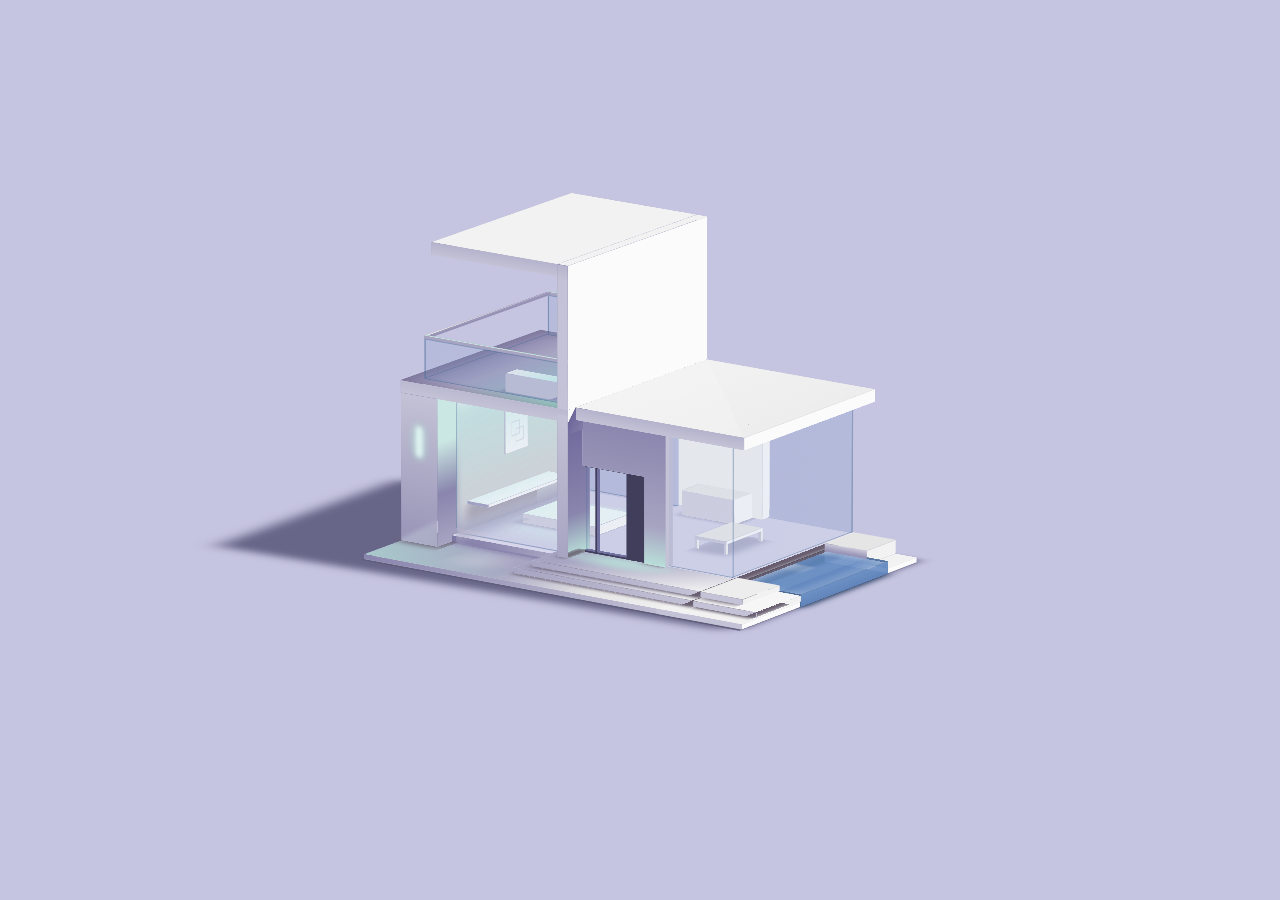
<file: home/index.html>
<!doctype html>
<html lang="en">

<head>
    <!-- Required meta tags -->
    <meta charset="utf-8">
    <meta name="viewport" content="width=device-width, initial-scale=1">

    <!-- CSS -->
    <link rel="stylesheet" href="style.css">

    <title>3D Modern House using HTML CSS and JavaScript - Coding Torque</title>
</head>

<body>
    <!-- Further code here -->
    <div class="house" id="h">
        <div class="shadows">
            <div class="shadow-a"></div>
            <div class="shadow-b"></div>
        </div>
        <div class="al">
            <div class="al__front face"> </div>
            <div class="al__back face"> </div>
            <div class="al__right face"> </div>
            <div class="al__left face"> </div>
            <div class="al__top face"> </div>
            <div class="al__bottom face"> </div>
        </div>
        <div class="ab">
            <div class="ab__front face"> </div>
            <div class="ab__back face"> </div>
            <div class="ab__right face"> </div>
            <div class="ab__left face"> </div>
            <div class="ab__top face"> </div>
            <div class="ab__bottom face"> </div>
        </div>
        <div class="at">
            <div class="at__front face"> </div>
            <div class="at__back face"> </div>
            <div class="at__right face"> </div>
            <div class="at__left face"> </div>
            <div class="at__top face"> </div>
            <div class="at__bottom face"> </div>
        </div>
        <div class="ac">
            <div class="ac__front face"> </div>
            <div class="ac__back face"> </div>
            <div class="ac__right face"> </div>
            <div class="ac__left face"> </div>
            <div class="ac__top face"> </div>
            <div class="ac__bottom face"> </div>
        </div>
        <div class="bce">
            <div class="bce__front face"> </div>
            <div class="bce__back face"> </div>
            <div class="bce__right face"> </div>
            <div class="bce__left face"> </div>
            <div class="bce__top face"> </div>
            <div class="bce__bottom face"> </div>
        </div>
        <div class="bci">
            <div class="bci__front face"> </div>
            <div class="bci__back face"> </div>
            <div class="bci__right face"> </div>
            <div class="bci__left face"> </div>
            <div class="bci__top face"> </div>
            <div class="bci__bottom face"> </div>
        </div>
        <div class="bl">
            <div class="bl__front face"> </div>
            <div class="bl__back face"> </div>
            <div class="bl__right face"> </div>
            <div class="bl__left face"> </div>
            <div class="bl__top face"> </div>
            <div class="bl__bottom face"> </div>
        </div>
        <div class="bt">
            <div class="bt__front face"> </div>
            <div class="bt__back face"> </div>
            <div class="bt__right face"> </div>
            <div class="bt__left face"> </div>
            <div class="bt__top face"> </div>
            <div class="bt__bottom face"> </div>
        </div>
        <div class="bbe">
            <div class="bbe__front face"> </div>
            <div class="bbe__back face"> </div>
            <div class="bbe__right face"> </div>
            <div class="bbe__left face"> </div>
            <div class="bbe__top face"> </div>
            <div class="bbe__bottom face"> </div>
        </div>
        <div class="bbi">
            <div class="bbi__front face"> </div>
            <div class="bbi__back face"> </div>
            <div class="bbi__right face"> </div>
            <div class="bbi__left face"> </div>
            <div class="bbi__top face"> </div>
            <div class="bbi__bottom face"> </div>
        </div>
        <div class="cl">
            <div class="cl__front face">
                <div class="lamp"></div>
            </div>
            <div class="cl__back face"> </div>
            <div class="cl__right face"> </div>
            <div class="cl__left face"> </div>
            <div class="cl__top face"> </div>
            <div class="cl__bottom face"> </div>
        </div>
        <div class="cc">
            <div class="cc__front face"> </div>
            <div class="cc__back face"> </div>
            <div class="cc__right face"> </div>
            <div class="cc__left face"> </div>
            <div class="cc__top face"> </div>
            <div class="cc__bottom face"> </div>
        </div>
        <div class="ccl">
            <div class="ccl__front face"> </div>
            <div class="ccl__back face"> </div>
            <div class="ccl__right face"> </div>
            <div class="ccl__left face"> </div>
            <div class="ccl__top face"> </div>
            <div class="ccl__bottom face"> </div>
        </div>
        <div class="cml">
            <div class="cml__front face"> </div>
            <div class="cml__back face"> </div>
            <div class="cml__right face"> </div>
            <div class="cml__left face"> </div>
            <div class="cml__top face"> </div>
            <div class="cml__bottom face"> </div>
        </div>
        <div class="cmr">
            <div class="cmr__front face"> </div>
            <div class="cmr__back face"> </div>
            <div class="cmr__right face"> </div>
            <div class="cmr__left face"> </div>
            <div class="cmr__top face"> </div>
            <div class="cmr__bottom face"> </div>
        </div>
        <div class="cmt">
            <div class="cmt__front face"> </div>
            <div class="cmt__back face"> </div>
            <div class="cmt__right face"> </div>
            <div class="cmt__left face"> </div>
            <div class="cmt__top face"> </div>
            <div class="cmt__bottom face"> </div>
        </div>
        <div class="dl">
            <div class="dl__front face"> </div>
            <div class="dl__back face"> </div>
            <div class="dl__right face"> </div>
            <div class="dl__left face"> </div>
            <div class="dl__top face"> </div>
            <div class="dl__bottom face"> </div>
        </div>
        <div class="dm">
            <div class="dm__front face"> </div>
            <div class="dm__back face"> </div>
            <div class="dm__right face"> </div>
            <div class="dm__left face"> </div>
            <div class="dm__top face"> </div>
            <div class="dm__bottom face"> </div>
        </div>
        <div class="dt">
            <div class="dt__front face"> </div>
            <div class="dt__back face"> </div>
            <div class="dt__right face"> </div>
            <div class="dt__left face"> </div>
            <div class="dt__top face"> </div>
            <div class="dt__bottom face"> </div>
        </div>
        <div class="el">
            <div class="el__front face"></div>
        </div>
        <div class="ec">
            <div class="ec__front face"></div>
        </div>
        <div class="er">
            <div class="er__right face"></div>
        </div>
        <div class="eb">
            <div class="eb__back face"></div>
        </div>
        <div class="fl">
            <div class="fl__front face"> </div>
            <div class="fl__back face"> </div>
            <div class="fl__right face"> </div>
            <div class="fl__left face"> </div>
            <div class="fl__top face"> </div>
            <div class="fl__bottom face"> </div>
        </div>
        <div class="ft">
            <div class="ft__front face"> </div>
            <div class="ft__back face"> </div>
            <div class="ft__right face"> </div>
            <div class="ft__left face"> </div>
            <div class="ft__top face"> </div>
            <div class="ft__bottom face"> </div>
        </div>
        <div class="fb">
            <div class="fb__front face"> </div>
            <div class="fb__back face"> </div>
            <div class="fb__right face"> </div>
            <div class="fb__left face"> </div>
            <div class="fb__top face"> </div>
            <div class="fb__bottom face"> </div>
        </div>
        <div class="table">
            <div class="table__front face"> </div>
            <div class="table__back face"> </div>
            <div class="table__right face"> </div>
            <div class="table__left face"> </div>
            <div class="table__top face"> </div>
            <div class="table__bottom face">
                <div class="foot">
                    <div class="foot__front face"> </div>
                    <div class="foot__back face"> </div>
                    <div class="foot__right face"> </div>
                    <div class="foot__left face"> </div>
                    <div class="foot__top face"> </div>
                    <div class="foot__bottom face"> </div>
                </div>
                <div class="foot">
                    <div class="foot__front face"> </div>
                    <div class="foot__back face"> </div>
                    <div class="foot__right face"> </div>
                    <div class="foot__left face"> </div>
                    <div class="foot__top face"> </div>
                    <div class="foot__bottom face"> </div>
                </div>
                <div class="foot">
                    <div class="foot__front face"> </div>
                    <div class="foot__back face"> </div>
                    <div class="foot__right face"> </div>
                    <div class="foot__left face"> </div>
                    <div class="foot__top face"> </div>
                    <div class="foot__bottom face"> </div>
                </div>
                <div class="foot">
                    <div class="foot__front face"> </div>
                    <div class="foot__back face"> </div>
                    <div class="foot__right face"> </div>
                    <div class="foot__left face"> </div>
                    <div class="foot__top face"> </div>
                    <div class="foot__bottom face"> </div>
                </div>
            </div>
        </div>
        <div class="kitchen">
            <div class="kitchen__front face"> </div>
            <div class="kitchen__back face"> </div>
            <div class="kitchen__right face"> </div>
            <div class="kitchen__left face"> </div>
            <div class="kitchen__top face"> </div>
            <div class="kitchen__bottom face"> </div>
        </div>
        <div class="couch">
            <div class="couch__front face"> </div>
            <div class="couch__back face"> </div>
            <div class="couch__right face"> </div>
            <div class="couch__left face"> </div>
            <div class="couch__top face"> </div>
            <div class="couch__bottom face"> </div>
        </div>
        <div class="couchb">
            <div class="couchb__front face"> </div>
            <div class="couchb__back face"> </div>
            <div class="couchb__right face"> </div>
            <div class="couchb__left face"> </div>
            <div class="couchb__top face"> </div>
            <div class="couchb__bottom face"> </div>
        </div>
        <div class="couchc">
            <div class="couchc__front face"> </div>
            <div class="couchc__back face"> </div>
            <div class="couchc__right face"> </div>
            <div class="couchc__left face"> </div>
            <div class="couchc__top face"> </div>
            <div class="couchc__bottom face"> </div>
        </div>
        <div class="couchd">
            <div class="couchd__front face"> </div>
            <div class="couchd__back face"> </div>
            <div class="couchd__right face"> </div>
            <div class="couchd__left face"> </div>
            <div class="couchd__top face"> </div>
            <div class="couchd__bottom face"> </div>
        </div>
        <div class="picture">
            <div class="picture__front face"> </div>
            <div class="picture__back face"> </div>
            <div class="picture__right face"> </div>
            <div class="picture__left face"> </div>
            <div class="picture__top face"> </div>
            <div class="picture__bottom face"> </div>
        </div>
        <div class="door-r">
            <div class="door-r__front face"> </div>
            <div class="door-r__back face"> </div>
            <div class="door-r__right face"> </div>
            <div class="door-r__left face"> </div>
            <div class="door-r__top face"> </div>
            <div class="door-r__bottom face"> </div>
        </div>
        <div class="door-l">
            <div class="door-l__front face"> </div>
            <div class="door-l__back face"> </div>
            <div class="door-l__right face"> </div>
            <div class="door-l__left face"> </div>
            <div class="door-l__top face"> </div>
            <div class="door-l__bottom face"> </div>
        </div>
        <div class="door-b">
            <div class="door-b__front face"> </div>
            <div class="door-b__back face"> </div>
            <div class="door-b__right face"> </div>
            <div class="door-b__left face"> </div>
            <div class="door-b__top face"> </div>
            <div class="door-b__bottom face"> </div>
        </div>
        <div class="door-t">
            <div class="door-t__front face"> </div>
            <div class="door-t__back face"> </div>
            <div class="door-t__right face"> </div>
            <div class="door-t__left face"> </div>
            <div class="door-t__top face"> </div>
            <div class="door-t__bottom face"> </div>
        </div>
    </div>
    <script src="script.js"></script>
</body>

</html>
</file>
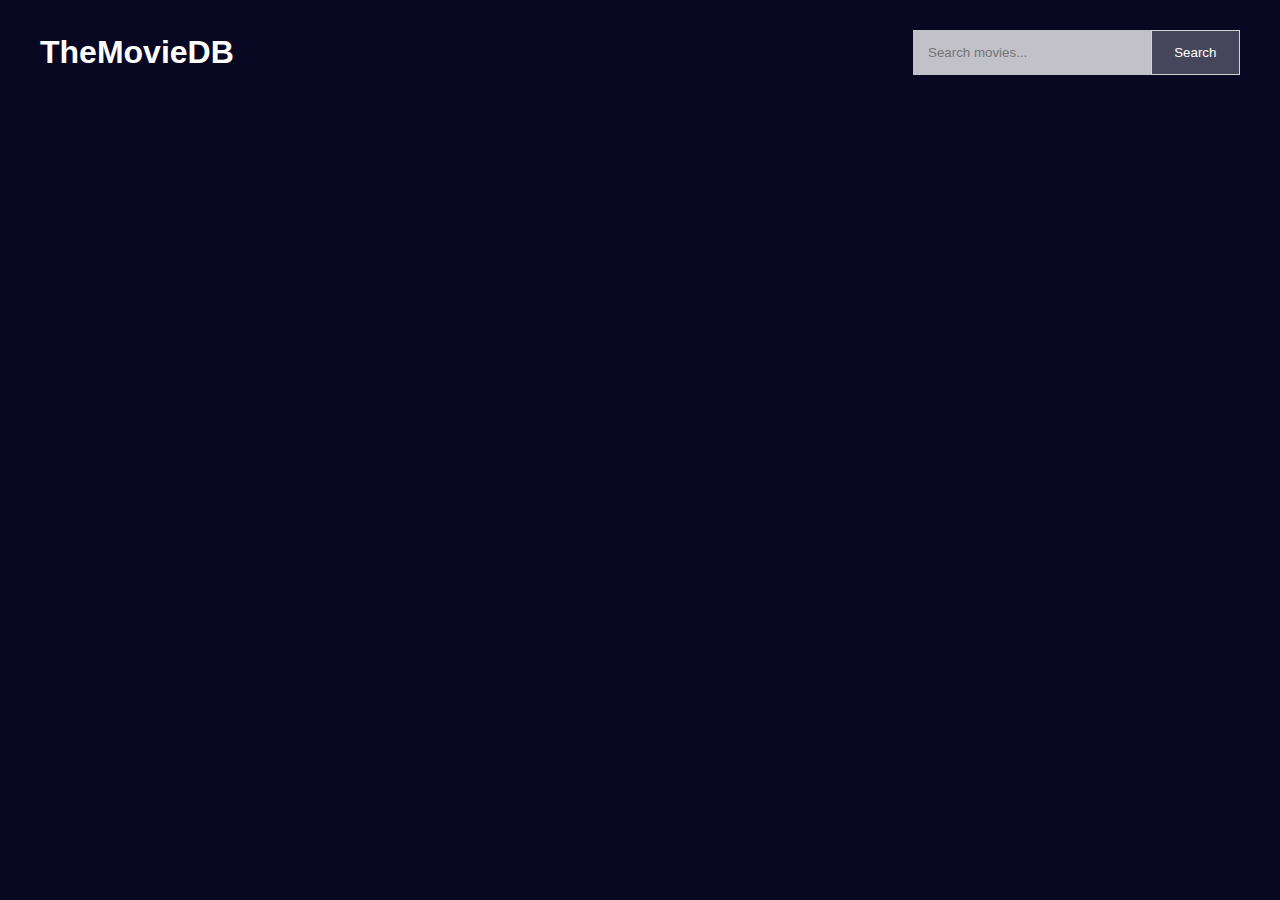
<file: movi/index.html>
<!doctype html>
<html lang="en">

<head>
    <!-- Required meta tags -->
    <meta charset="utf-8">
    <meta name="viewport" content="width=device-width, initial-scale=1">

    <!-- CSS -->
    <link rel="stylesheet" href="style.css">

    <title>Movie App using JavaScript - @code.scientist x @codingtorque</title>
</head>

<body>
    <!-- Further code here -->
    <div class="wrapper">
        <div class="search-block">
            <a href="/">
                <h1>TheMovieDB</h1>
            </a>
            <form id="search-form">
                <input type="text" id="query" placeholder="Search movies..." />
                <button class="btn" type="submit">Search</button>
            </form>
        </div>
        <div class="row" id="root"></div>
    </div>
    <script src="script.js"></script>
</body>

</html>
</file>
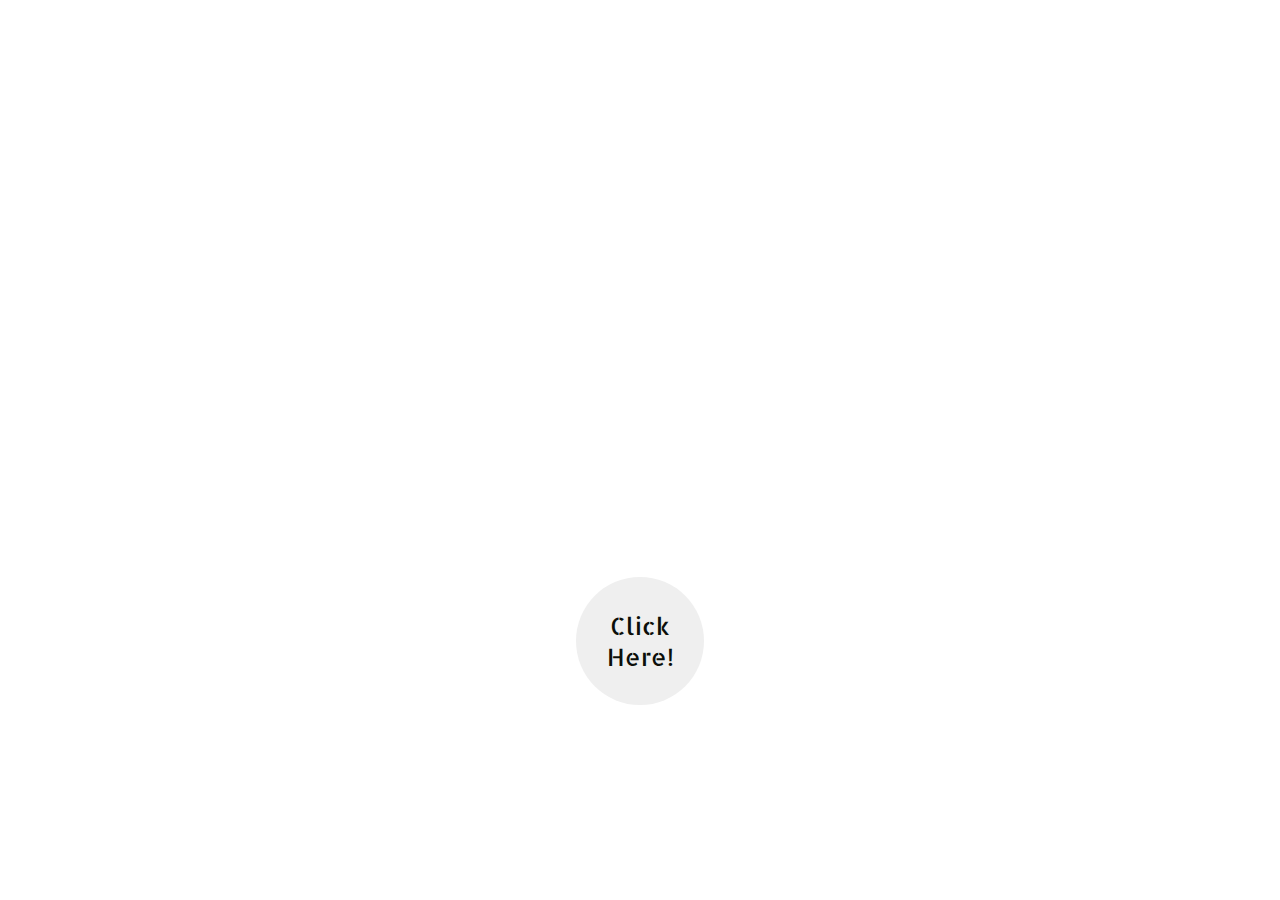
<file: new year/index.html>
<!doctype html>
<html lang="en">

<head>
    <!-- Required meta tags -->
    <meta charset="utf-8">
    <meta name="viewport" content="width=device-width, initial-scale=1">

    <!-- CSS -->
    <link rel="stylesheet" href="style.css">

    <title>Happy New Year 2024 using HTML CSS and JavaScript - Coding Torque</title>
</head>

<body>
    <!-- Further code here -->
    <div class="bg"></div>
    <main class="new-year-body">
        <h1 class="new-year">Happy New Year</h1>
        <p class="year">2025</p>
        <button class="btn">Click Here!</button>
    </main>
    <script src="script.js"></script>
</body>

</html>
</file>
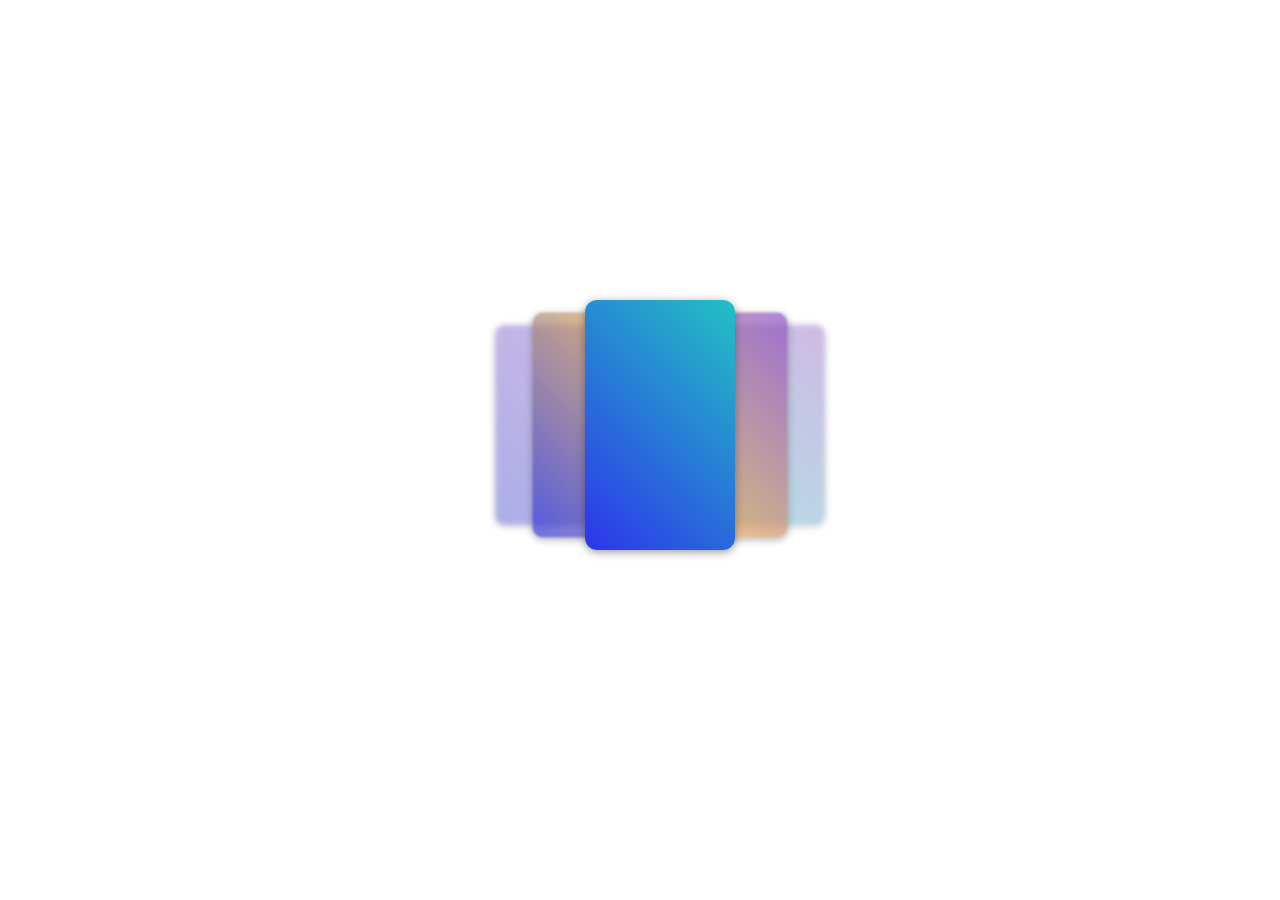
<file: random/index.html>
<!doctype html>
<html lang="en">

<head>
    <!-- Required meta tags -->
    <meta charset="utf-8">
    <meta name="viewport" content="width=device-width, initial-scale=1">

    <!-- CSS -->
    <link rel="stylesheet" href="style.css">

    <title>Gradient Cards Carousel using HTML CSS and JavaScript - Coding Torque</title>
</head>

<body>
    <!-- Further code here -->
    <div class="carousel">
        <ul class="carousel__list">
          <li class="carousel__item" data-pos="-2">1</li>
          <li class="carousel__item" data-pos="-1">2</li>
          <li class="carousel__item" data-pos="0">3</li>
          <li class="carousel__item" data-pos="1">4</li>
          <li class="carousel__item" data-pos="2">5</li>
        </ul>
      </div>
    <script src="script.js"></script>
</body>

</html>
</file>
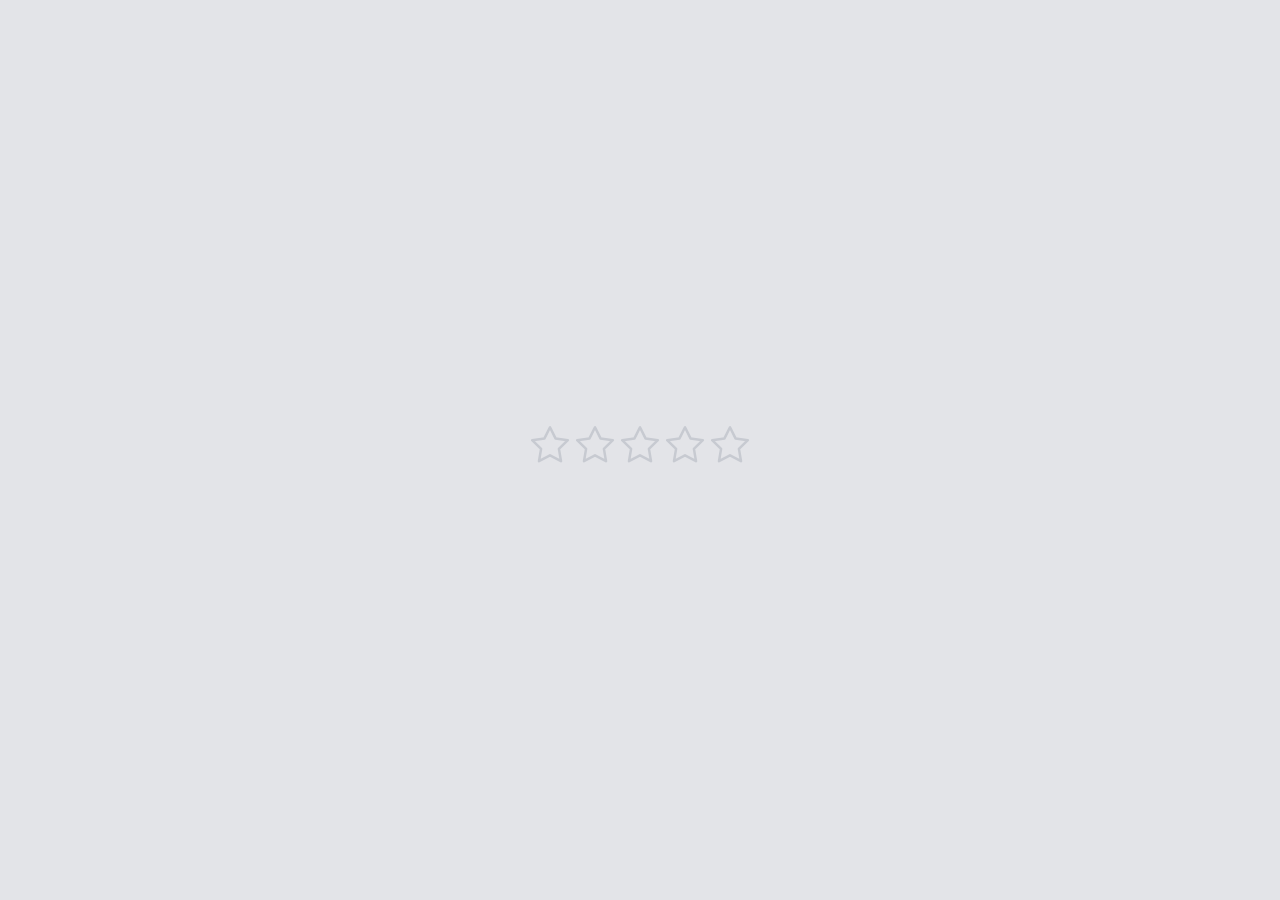
<file: stars/index.html>
<!DOCTYPE html>
<html lang="en">
<head>
    <meta charset="UTF-8">
    <meta name="viewport" content="width=device-width, initial-scale=1.0">
    <link rel="stylesheet" href="./style.css">
    <script defer src="./main.js"></script>
    <title>Document</title>
</head>
<body>
    
    <form class="rating">
        <div class="rating__stars">
            <input id="rating-1" class="rating__input rating__input-1" type="radio" name="rating" value="1">
            <input id="rating-2" class="rating__input rating__input-2" type="radio" name="rating" value="2">
            <input id="rating-3" class="rating__input rating__input-3" type="radio" name="rating" value="3">
            <input id="rating-4" class="rating__input rating__input-4" type="radio" name="rating" value="4">
            <input id="rating-5" class="rating__input rating__input-5" type="radio" name="rating" value="5">
            <label class="rating__label" for="rating-1">
                <svg class="rating__star" width="32" height="32" viewBox="0 0 32 32" aria-hidden="true">
                    <g transform="translate(16,16)">
                        <circle class="rating__star-ring" fill="none" stroke="#000" stroke-width="16" r="8" transform="scale(0)" />
                    </g>
                    <g stroke="#000" stroke-width="2" stroke-linecap="round" stroke-linejoin="round">
                        <g transform="translate(16,16) rotate(180)">
                            <polygon class="rating__star-stroke" points="0,15 4.41,6.07 14.27,4.64 7.13,-2.32 8.82,-12.14 0,-7.5 -8.82,-12.14 -7.13,-2.32 -14.27,4.64 -4.41,6.07" fill="none" />
                            <polygon class="rating__star-fill" points="0,15 4.41,6.07 14.27,4.64 7.13,-2.32 8.82,-12.14 0,-7.5 -8.82,-12.14 -7.13,-2.32 -14.27,4.64 -4.41,6.07" fill="#000" />
                        </g>
                        <g transform="translate(16,16)" stroke-dasharray="12 12" stroke-dashoffset="12">
                            <polyline class="rating__star-line" transform="rotate(0)" points="0 4,0 16" />
                            <polyline class="rating__star-line" transform="rotate(72)" points="0 4,0 16" />
                            <polyline class="rating__star-line" transform="rotate(144)" points="0 4,0 16" />
                            <polyline class="rating__star-line" transform="rotate(216)" points="0 4,0 16" />
                            <polyline class="rating__star-line" transform="rotate(288)" points="0 4,0 16" />
                        </g>
                    </g>
                </svg>
                <span class="rating__sr">1 star—Terrible</span>
            </label>
            <label class="rating__label" for="rating-2">
                <svg class="rating__star" width="32" height="32" viewBox="0 0 32 32" aria-hidden="true">
                    <g transform="translate(16,16)">
                        <circle class="rating__star-ring" fill="none" stroke="#000" stroke-width="16" r="8" transform="scale(0)" />
                    </g>
                    <g stroke="#000" stroke-width="2" stroke-linecap="round" stroke-linejoin="round">
                        <g transform="translate(16,16) rotate(180)">
                            <polygon class="rating__star-stroke" points="0,15 4.41,6.07 14.27,4.64 7.13,-2.32 8.82,-12.14 0,-7.5 -8.82,-12.14 -7.13,-2.32 -14.27,4.64 -4.41,6.07" fill="none" />
                            <polygon class="rating__star-fill" points="0,15 4.41,6.07 14.27,4.64 7.13,-2.32 8.82,-12.14 0,-7.5 -8.82,-12.14 -7.13,-2.32 -14.27,4.64 -4.41,6.07" fill="#000" />
                        </g>
                        <g transform="translate(16,16)" stroke-dasharray="12 12" stroke-dashoffset="12">
                            <polyline class="rating__star-line" transform="rotate(0)" points="0 4,0 16" />
                            <polyline class="rating__star-line" transform="rotate(72)" points="0 4,0 16" />
                            <polyline class="rating__star-line" transform="rotate(144)" points="0 4,0 16" />
                            <polyline class="rating__star-line" transform="rotate(216)" points="0 4,0 16" />
                            <polyline class="rating__star-line" transform="rotate(288)" points="0 4,0 16" />
                        </g>
                    </g>
                </svg>
                <span class="rating__sr">2 stars—Bad</span>
            </label>
            <label class="rating__label" for="rating-3">
                <svg class="rating__star" width="32" height="32" viewBox="0 0 32 32" aria-hidden="true">
                    <g transform="translate(16,16)">
                        <circle class="rating__star-ring" fill="none" stroke="#000" stroke-width="16" r="8" transform="scale(0)" />
                    </g>
                    <g stroke="#000" stroke-width="2" stroke-linecap="round" stroke-linejoin="round">
                        <g transform="translate(16,16) rotate(180)">
                            <polygon class="rating__star-stroke" points="0,15 4.41,6.07 14.27,4.64 7.13,-2.32 8.82,-12.14 0,-7.5 -8.82,-12.14 -7.13,-2.32 -14.27,4.64 -4.41,6.07" fill="none" />
                            <polygon class="rating__star-fill" points="0,15 4.41,6.07 14.27,4.64 7.13,-2.32 8.82,-12.14 0,-7.5 -8.82,-12.14 -7.13,-2.32 -14.27,4.64 -4.41,6.07" fill="#000" />
                        </g>
                        <g transform="translate(16,16)" stroke-dasharray="12 12" stroke-dashoffset="12">
                            <polyline class="rating__star-line" transform="rotate(0)" points="0 4,0 16" />
                            <polyline class="rating__star-line" transform="rotate(72)" points="0 4,0 16" />
                            <polyline class="rating__star-line" transform="rotate(144)" points="0 4,0 16" />
                            <polyline class="rating__star-line" transform="rotate(216)" points="0 4,0 16" />
                            <polyline class="rating__star-line" transform="rotate(288)" points="0 4,0 16" />
                        </g>
                    </g>
                </svg>
                <span class="rating__sr">3 stars—OK</span>
            </label>
            <label class="rating__label" for="rating-4">
                <svg class="rating__star" width="32" height="32" viewBox="0 0 32 32" aria-hidden="true">
                    <g transform="translate(16,16)">
                        <circle class="rating__star-ring" fill="none" stroke="#000" stroke-width="16" r="8" transform="scale(0)" />
                    </g>
                    <g stroke="#000" stroke-width="2" stroke-linecap="round" stroke-linejoin="round">
                        <g transform="translate(16,16) rotate(180)">
                            <polygon class="rating__star-stroke" points="0,15 4.41,6.07 14.27,4.64 7.13,-2.32 8.82,-12.14 0,-7.5 -8.82,-12.14 -7.13,-2.32 -14.27,4.64 -4.41,6.07" fill="none" />
                            <polygon class="rating__star-fill" points="0,15 4.41,6.07 14.27,4.64 7.13,-2.32 8.82,-12.14 0,-7.5 -8.82,-12.14 -7.13,-2.32 -14.27,4.64 -4.41,6.07" fill="#000" />
                        </g>
                        <g transform="translate(16,16)" stroke-dasharray="12 12" stroke-dashoffset="12">
                            <polyline class="rating__star-line" transform="rotate(0)" points="0 4,0 16" />
                            <polyline class="rating__star-line" transform="rotate(72)" points="0 4,0 16" />
                            <polyline class="rating__star-line" transform="rotate(144)" points="0 4,0 16" />
                            <polyline class="rating__star-line" transform="rotate(216)" points="0 4,0 16" />
                            <polyline class="rating__star-line" transform="rotate(288)" points="0 4,0 16" />
                        </g>
                    </g>
                </svg>
                <span class="rating__sr">4 stars—Good</span>
            </label>
            <label class="rating__label" for="rating-5">
                <svg class="rating__star" width="32" height="32" viewBox="0 0 32 32" aria-hidden="true">
                    <g transform="translate(16,16)">
                        <circle class="rating__star-ring" fill="none" stroke="#000" stroke-width="16" r="8" transform="scale(0)" />
                    </g>
                    <g stroke="#000" stroke-width="2" stroke-linecap="round" stroke-linejoin="round">
                        <g transform="translate(16,16) rotate(180)">
                            <polygon class="rating__star-stroke" points="0,15 4.41,6.07 14.27,4.64 7.13,-2.32 8.82,-12.14 0,-7.5 -8.82,-12.14 -7.13,-2.32 -14.27,4.64 -4.41,6.07" fill="none" />
                            <polygon class="rating__star-fill" points="0,15 4.41,6.07 14.27,4.64 7.13,-2.32 8.82,-12.14 0,-7.5 -8.82,-12.14 -7.13,-2.32 -14.27,4.64 -4.41,6.07" fill="#000" />
                        </g>
                        <g transform="translate(16,16)" stroke-dasharray="12 12" stroke-dashoffset="12">
                            <polyline class="rating__star-line" transform="rotate(0)" points="0 4,0 16" />
                            <polyline class="rating__star-line" transform="rotate(72)" points="0 4,0 16" />
                            <polyline class="rating__star-line" transform="rotate(144)" points="0 4,0 16" />
                            <polyline class="rating__star-line" transform="rotate(216)" points="0 4,0 16" />
                            <polyline class="rating__star-line" transform="rotate(288)" points="0 4,0 16" />
                        </g>
                    </g>
                </svg>
                <span class="rating__sr">5 stars—Excellent</span>
            </label>
            <p class="rating__display" data-rating="1" hidden>Terrible</p>
            <p class="rating__display" data-rating="2" hidden>Bad</p>
            <p class="rating__display" data-rating="3" hidden>OK</p>
            <p class="rating__display" data-rating="4" hidden>Good</p>
            <p class="rating__display" data-rating="5" hidden>Excellent</p>
        </div>
    </form>

    
    <script src="./main.js"></script>
</body>
</html>
</file>
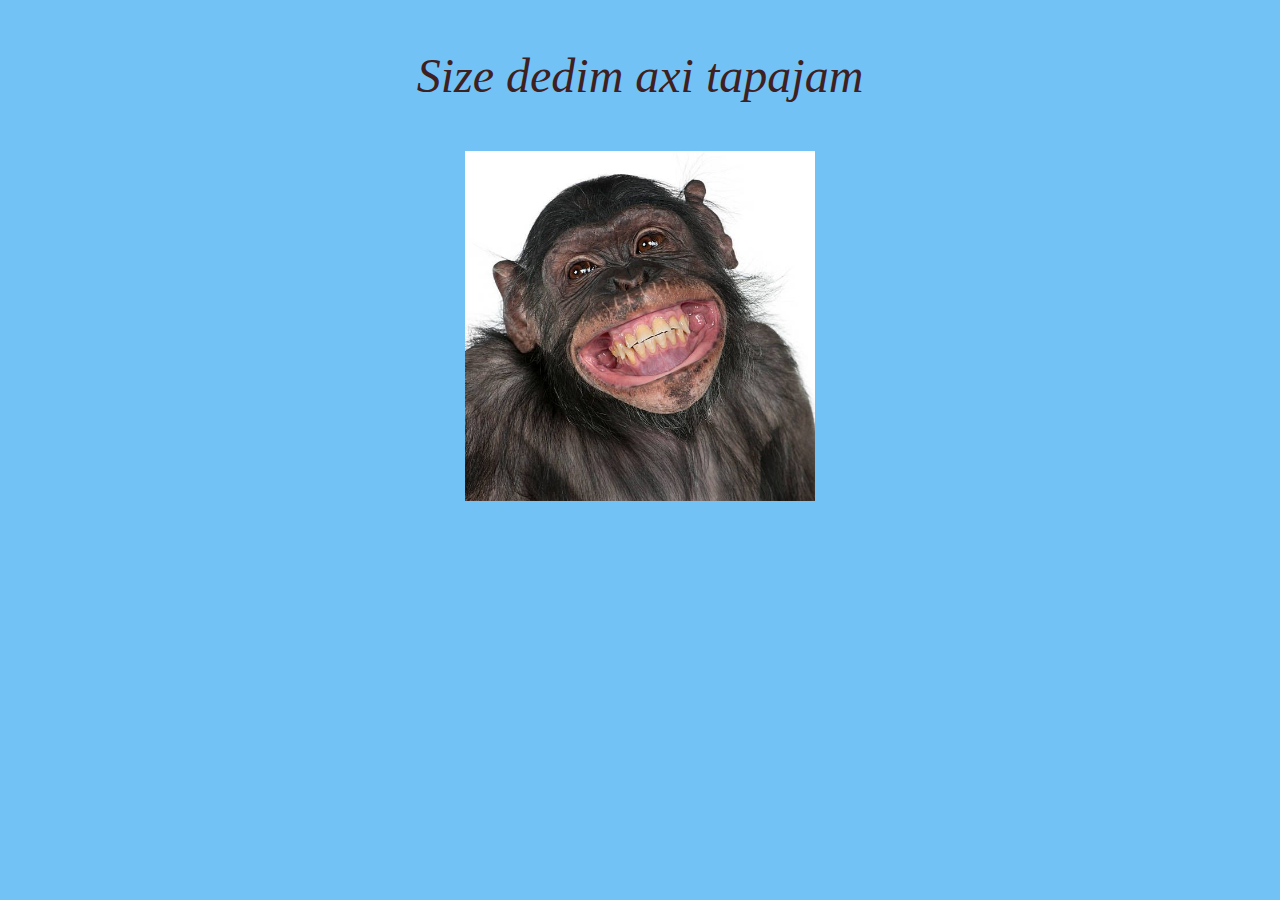
<file: zerbeci tap/index.html>
<!DOCTYPE html>
<html lang="en">
<head>
    <meta charset="UTF-8">
    <meta name="viewport" content="width=device-width, initial-scale=1.0">

    <link rel="stylesheet" href="style.css">
    <title>zerbeciler</title>
</head>
<body>
   <p> Size dedim axi tapajam</p>
<div class="img">
    <img src="../zerbeci tap/1691126000669.jpeg" alt="">
</div>


    <script src="script.js"></script>
</body>
</html>
</file>
<file: home/style.css>
/***********************/
/***********************/
/************************/
/* Mixin para crear cubo ( Caras siempre al frente ) */
/************************/
/***********************/
/***********************/
/**/
*,
*::after,
*::before {
  margin: 0;
  padding: 0;
  box-sizing: border-box;
  user-select: none;
  transform-style: preserve-3d;
  -webkit-tap-highlight-color: transparent;
}
/* Generic */
body {
  display: flex;
  justify-content: center;
  align-items: center;
  width: 100%;
  height: 100vh;
  overflow: hidden;
  background-color: #c6c5e1;
  cursor: pointer;
}
.face {
  position: absolute;
}
/***************/
.house {
  position: absolute;
  width: 36vw;
  height: 24vw;
  transform: perspective(20000px) rotateX(75deg) rotateZ(35deg) translateZ(-9vw);
  transition: transform 0.1s linear;
}
.shadows {
  width: 100%;
  height: 100%;
}
.shadow-a {
  position: absolute;
  right: 0;
  bottom: 0;
  width: 130%;
  height: 103%;
  transform-origin: top right;
  transform: skewY(-3deg);
  background-color: #686688;
  box-shadow: -1vw 1vw 1.5vw #686688;
  filter: blur(0.5vw);
}
.shadow-b {
  position: absolute;
  top: 0;
  width: 100%;
  height: 101.5%;
  background-color: #5f5d7c;
}
/***************/
/***************/
.al {
  width: 3vw;
  height: 24vw;
  position: absolute;
  left: 0;
  top: 0;
}
.al__front {
  width: 30vw;
  height: 0.4vw;
  transform-origin: bottom left;
  transform: rotateX(-90deg) translateZ(23.6vw);
}
.al__back {
  width: 30vw;
  height: 0.4vw;
  transform-origin: top left;
  transform: rotateX(-90deg) rotateY(180deg) translateX(-30vw)
    translateY(-0.4vw);
}
.al__right {
  width: 24vw;
  height: 0.4vw;
  transform-origin: top left;
  transform: rotateY(90deg) rotateZ(-90deg) translateZ(30vw) translateX(-24vw)
    translateY(-0.4vw);
}
.al__left {
  width: 24vw;
  height: 0.4vw;
  transform-origin: top left;
  transform: rotateY(-90deg) rotateZ(90deg) translateY(-0.4vw);
}
.al__top {
  width: 30vw;
  height: 24vw;
  transform-origin: top left;
  transform: translateZ(0.4vw);
}
.al__bottom {
  width: 30vw;
  height: 24vw;
  transform-origin: top left;
  transform: rotateY(180deg) translateX(-30vw);
}
.al__front {
  background-image: linear-gradient(to right, #8985ad, #c4c2d6);
}
.al__back {
  background-color: #c4c2d6;
}
.al__right {
  background-color: #fbfbfb;
}
.al__left {
  background-color: #7a76a3;
}
.al__top {
  background-image: linear-gradient(to right, #a7a4c2 40%, #e5e5e5, #f2f2f2);
}
.al__top::before {
  content: "";
  position: absolute;
  bottom: 0;
  width: 13vw;
  height: 7vw;
  background-image: linear-gradient(
    -135deg,
    transparent 20%,
    rgba(169, 215, 207, 0.75)
  );
}
.al__top::after {
  content: "";
  position: absolute;
  bottom: 1vw;
  left: 6vw;
  width: 5vw;
  height: 5vw;
  border-radius: 50%;
  background-image: radial-gradient(rgba(251, 251, 251, 0.25), transparent);
  filter: blur(0.7vw);
}
.al__bottom {
  background-color: #c4c2d6;
}
.ab {
  width: 8vw;
  height: 8vw;
  position: absolute;
  right: 0;
  bottom: 0;
}
.ab__front {
  width: 8vw;
  height: 0.4vw;
  transform-origin: bottom left;
  transform: rotateX(-90deg) translateZ(7.6vw);
}
.ab__back {
  width: 8vw;
  height: 0.4vw;
  transform-origin: top left;
  transform: rotateX(-90deg) rotateY(180deg) translateX(-8vw) translateY(-0.4vw);
}
.ab__right {
  width: 8vw;
  height: 0.4vw;
  transform-origin: top left;
  transform: rotateY(90deg) rotateZ(-90deg) translateZ(8vw) translateX(-8vw)
    translateY(-0.4vw);
}
.ab__left {
  width: 8vw;
  height: 0.4vw;
  transform-origin: top left;
  transform: rotateY(-90deg) rotateZ(90deg) translateY(-0.4vw);
}
.ab__top {
  width: 8vw;
  height: 8vw;
  transform-origin: top left;
  transform: translateZ(0.4vw);
}
.ab__bottom {
  width: 8vw;
  height: 8vw;
  transform-origin: top left;
  transform: rotateY(180deg) translateX(-8vw);
}
.ab__front {
  background-color: #c4c2d6;
}
.ab__back {
  background-color: #c4c2d6;
}
.ab__right {
  background-color: #fbfbfb;
}
.ab__left {
  background-color: #fbfbfb;
}
.ab__top {
  background-color: #f2f2f2;
}
.ab__bottom {
  background-color: #c4c2d6;
}
.at {
  width: 8vw;
  height: 4vw;
  position: absolute;
  right: 0;
  top: 0;
}
.at__front {
  width: 8vw;
  height: 0.4vw;
  transform-origin: bottom left;
  transform: rotateX(-90deg) translateZ(3.6vw);
}
.at__back {
  width: 8vw;
  height: 0.4vw;
  transform-origin: top left;
  transform: rotateX(-90deg) rotateY(180deg) translateX(-8vw) translateY(-0.4vw);
}
.at__right {
  width: 4vw;
  height: 0.4vw;
  transform-origin: top left;
  transform: rotateY(90deg) rotateZ(-90deg) translateZ(8vw) translateX(-4vw)
    translateY(-0.4vw);
}
.at__left {
  width: 4vw;
  height: 0.4vw;
  transform-origin: top left;
  transform: rotateY(-90deg) rotateZ(90deg) translateY(-0.4vw);
}
.at__top {
  width: 8vw;
  height: 4vw;
  transform-origin: top left;
  transform: translateZ(0.4vw);
}
.at__bottom {
  width: 8vw;
  height: 4vw;
  transform-origin: top left;
  transform: rotateY(180deg) translateX(-8vw);
}
.at__front {
  background-color: #c4c2d6;
}
.at__back {
  background-color: #c4c2d6;
}
.at__right {
  background-color: #fbfbfb;
}
.at__left {
  background-color: #fbfbfb;
}
.at__top {
  background-color: #f2f2f2;
}
.at__bottom {
  background-color: #c4c2d6;
}
.ac {
  width: 6vw;
  height: 12vw;
  position: absolute;
  right: 0;
  top: 4vw;
}
.ac__front {
  width: 6vw;
  height: 1vw;
  transform-origin: bottom left;
  transform: rotateX(-90deg) translateZ(11vw);
}
.ac__back {
  width: 6vw;
  height: 1vw;
  transform-origin: top left;
  transform: rotateX(-90deg) rotateY(180deg) translateX(-6vw) translateY(-1vw);
}
.ac__right {
  width: 12vw;
  height: 1vw;
  transform-origin: top left;
  transform: rotateY(90deg) rotateZ(-90deg) translateZ(6vw) translateX(-12vw)
    translateY(-1vw);
}
.ac__left {
  width: 12vw;
  height: 1vw;
  transform-origin: top left;
  transform: rotateY(-90deg) rotateZ(90deg) translateY(-1vw);
}
.ac__top {
  width: 6vw;
  height: 12vw;
  transform-origin: top left;
  transform: translateZ(1vw);
}
.ac__bottom {
  width: 6vw;
  height: 12vw;
  transform-origin: top left;
  transform: rotateY(180deg) translateX(-6vw);
}
.ac .face {
  opacity: 0.9;
}
.ac__front {
  background-color: #4d6d98;
  opacity: 0.75;
}
.ac__back {
  background-color: #4d6d98;
}
.ac__right {
  background-image: linear-gradient(to top, #6187be, #7095c9);
}
.ac__left {
  background-color: #16273c;
}
.ac__top {
  opacity: 0.75;
  background-image: linear-gradient(
    to right,
    #7095c9 0,
    #7095c9 5%,
    #6187be 20%,
    #6187be 30%,
    #7095c9 40%,
    #7095c9 65%,
    #658dc5 70%,
    #658dc5 72%,
    #7095c9 85%
  );
  box-shadow: inset 0.5vw 0.5vw 2vw rgba(251, 251, 251, 0.5);
}
.ac__top::before {
  content: "";
  position: absolute;
  width: 40%;
  height: 100%;
  overflow: hidden;
  background-image: linear-gradient(
    to bottom,
    transparent 0,
    transparent 10%,
    rgba(97, 135, 190, 0.9) 15%,
    rgba(97, 135, 190, 0.9) 40%,
    rgba(251, 251, 251, 0.2) 40%,
    rgba(251, 251, 251, 0.2) 50%,
    transparent 60%
  );
  filter: blur(0.15vw);
}
.ac__bottom {
  background-color: #4d6d98;
}
.ac__bottom::before {
  content: "";
  position: absolute;
  width: 100%;
  height: 100%;
  box-shadow: -0.25vw 0.25vw 1vw #234062;
}
/***************/
/***************/
.bce {
  width: 17vw;
  height: 20.5vw;
  position: absolute;
  right: 6vw;
  top: 0;
  transform: translateZ(0.41vw);
}
.bce__front {
  width: 17vw;
  height: 0.5vw;
  transform-origin: bottom left;
  transform: rotateX(-90deg) translateZ(21.5vw);
}
.bce__back {
  width: 17vw;
  height: 0.5vw;
  transform-origin: top left;
  transform: rotateX(-90deg) rotateY(180deg) translateX(-17vw)
    translateY(-0.5vw);
}
.bce__right {
  width: 22vw;
  height: 0.5vw;
  transform-origin: top left;
  transform: rotateY(90deg) rotateZ(-90deg) translateZ(17vw) translateX(-22vw)
    translateY(-0.5vw);
}
.bce__left {
  width: 22vw;
  height: 0.5vw;
  transform-origin: top left;
  transform: rotateY(-90deg) rotateZ(90deg) translateY(-0.5vw);
}
.bce__top {
  width: 17vw;
  height: 22vw;
  transform-origin: top left;
  transform: translateZ(0.5vw);
}
.bce__bottom {
  width: 17vw;
  height: 22vw;
  transform-origin: top left;
  transform: rotateY(180deg) translateX(-17vw);
}
.bce__front {
  background-image: linear-gradient(to right, #a7a4c2, #c4c2d6);
}
.bce__back {
  background-color: #c4c2d6;
}
.bce__right {
  background-color: #f2f2f2;
}
.bce__left {
  background-color: #c4c2d6;
}
.bce__top {
  background-image: linear-gradient(135deg, #a7a4c2 60%, #f2f2f2);
}
.bce__bottom {
  background-color: #c4c2d6;
}
.bce__bottom::before {
  content: "";
  position: absolute;
  top: 0;
  left: 0;
  width: 100%;
  height: 101%;
  background-color: #675d6e;
  filter: blur(0.35vw);
}
.bci {
  width: 16vw;
  height: 21vw;
  position: absolute;
  right: 6vw;
  top: 0;
  transform: translateZ(0.92vw);
}
.bci__front {
  width: 16vw;
  height: 0.5vw;
  transform-origin: bottom left;
  transform: rotateX(-90deg) translateZ(20.5vw);
}
.bci__back {
  width: 16vw;
  height: 0.5vw;
  transform-origin: top left;
  transform: rotateX(-90deg) rotateY(180deg) translateX(-16vw)
    translateY(-0.5vw);
}
.bci__right {
  width: 21vw;
  height: 0.5vw;
  transform-origin: top left;
  transform: rotateY(90deg) rotateZ(-90deg) translateZ(16vw) translateX(-21vw)
    translateY(-0.5vw);
}
.bci__left {
  width: 21vw;
  height: 0.5vw;
  transform-origin: top left;
  transform: rotateY(-90deg) rotateZ(90deg) translateY(-0.5vw);
}
.bci__top {
  width: 16vw;
  height: 21vw;
  transform-origin: top left;
  transform: translateZ(0.5vw);
}
.bci__bottom {
  width: 16vw;
  height: 21vw;
  transform-origin: top left;
  transform: rotateY(180deg) translateX(-16vw);
}
.bci__front {
  background-image: linear-gradient(to right, #a7a4c2, #c4c2d6);
}
.bci__back {
  background-color: #c4c2d6;
}
.bci__right {
  background-color: #f2f2f2;
}
.bci__left {
  background-color: #c4c2d6;
}
.bci__top {
  background-image: linear-gradient(135deg, #a7a4c2 60%, #f2f2f2);
}
.bci__top::before {
  content: "";
  position: absolute;
  width: 100%;
  height: 16.4vw;
  background-color: #d7d6ea;
}
.bci__top::after {
  content: "";
  position: absolute;
  bottom: 1.5vw;
  left: 1vw;
  width: 10vw;
  height: 3.5vw;
  border-radius: 50%;
  background-image: radial-gradient(#badfd9, transparent);
  filter: blur(0.5vw);
}
.bci__bottom {
  background-color: #c4c2d6;
}
.bci__bottom::before {
  content: "";
  position: absolute;
  top: 0;
  left: 0;
  width: 100%;
  height: 101%;
  background-color: #675d6e;
  filter: blur(0.35vw);
}
.bl {
  width: 13vw;
  height: 17vw;
  position: absolute;
  left: 0;
  top: 0;
  transform: translateZ(0.41vw);
}
.bl__front {
  width: 13.1vw;
  height: 0.5vw;
  transform-origin: bottom left;
  transform: rotateX(-90deg) translateZ(16.5vw);
}
.bl__back {
  width: 13.1vw;
  height: 0.5vw;
  transform-origin: top left;
  transform: rotateX(-90deg) rotateY(180deg) translateX(-13.1vw)
    translateY(-0.5vw);
}
.bl__right {
  width: 17vw;
  height: 0.5vw;
  transform-origin: top left;
  transform: rotateY(90deg) rotateZ(-90deg) translateZ(13.1vw) translateX(-17vw)
    translateY(-0.5vw);
}
.bl__left {
  width: 17vw;
  height: 0.5vw;
  transform-origin: top left;
  transform: rotateY(-90deg) rotateZ(90deg) translateY(-0.5vw);
}
.bl__top {
  width: 13.1vw;
  height: 17vw;
  transform-origin: top left;
  transform: translateZ(0.5vw);
}
.bl__bottom {
  width: 13.1vw;
  height: 17vw;
  transform-origin: top left;
  transform: rotateY(180deg) translateX(-13.1vw);
}
.bl__front {
  background-image: linear-gradient(to right, #6c6799, #a7a4c2);
}
.bl__back {
  background-color: #c4c2d6;
}
.bl__right {
  background-color: #f2f2f2;
}
.bl__left {
  background-color: #fbfbfb;
}
.bl__top {
  background-color: #d7d6ea;
}
.bl__top::before {
  content: "";
  position: absolute;
  top: 2vw;
  left: 3.5vw;
  width: 12vw;
  height: 12vw;
  border-radius: 50%;
  background-color: rgba(222, 245, 241, 0.35);
  filter: blur(0.95vw);
}
.bl__bottom {
  background-color: #c4c2d6;
}
.bl__bottom::before {
  content: "";
  position: absolute;
  top: 0;
  left: 0;
  width: 100%;
  height: 102%;
  background-color: #8985ad;
  box-shadow: 0vw 0.25vw 1vw #8985ad;
}
.bt {
  width: 4vw;
  height: 4vw;
  position: absolute;
  right: 2vw;
  top: 0;
  transform: translateZ(0.41vw);
}
.bt__front {
  width: 4vw;
  height: 1.1vw;
  transform-origin: bottom left;
  transform: rotateX(-90deg) translateZ(2.9vw);
}
.bt__back {
  width: 4vw;
  height: 1.1vw;
  transform-origin: top left;
  transform: rotateX(-90deg) rotateY(180deg) translateX(-4vw) translateY(-1.1vw);
}
.bt__right {
  width: 4vw;
  height: 1.1vw;
  transform-origin: top left;
  transform: rotateY(90deg) rotateZ(-90deg) translateZ(4vw) translateX(-4vw)
    translateY(-1.1vw);
}
.bt__left {
  width: 4vw;
  height: 1.1vw;
  transform-origin: top left;
  transform: rotateY(-90deg) rotateZ(90deg) translateY(-1.1vw);
}
.bt__top {
  width: 4vw;
  height: 4vw;
  transform-origin: top left;
  transform: translateZ(1.1vw);
}
.bt__bottom {
  width: 4vw;
  height: 4vw;
  transform-origin: top left;
  transform: rotateY(180deg) translateX(-4vw);
}
.bt__front {
  background-image: linear-gradient(to top, #9894b7 50%, #cac8da);
}
.bt__back {
  background-color: #c4c2d6;
}
.bt__right {
  background-color: #f2f2f2;
}
.bt__left {
  background-color: #fbfbfb;
}
.bt__top {
  background-color: #e5e5e5;
}
.bt__bottom {
  background-color: #c4c2d6;
}
.bbe {
  width: 6vw;
  height: 6vw;
  position: absolute;
  right: 0;
  bottom: 2vw;
  transform: translateZ(0.41vw);
}
.bbe__front {
  width: 6vw;
  height: 0.5vw;
  transform-origin: bottom left;
  transform: rotateX(-90deg) translateZ(5.5vw);
}
.bbe__back {
  width: 6vw;
  height: 0.5vw;
  transform-origin: top left;
  transform: rotateX(-90deg) rotateY(180deg) translateX(-6vw) translateY(-0.5vw);
}
.bbe__right {
  width: 6vw;
  height: 0.5vw;
  transform-origin: top left;
  transform: rotateY(90deg) rotateZ(-90deg) translateZ(6vw) translateX(-6vw)
    translateY(-0.5vw);
}
.bbe__left {
  width: 6vw;
  height: 0.5vw;
  transform-origin: top left;
  transform: rotateY(-90deg) rotateZ(90deg) translateY(-0.5vw);
}
.bbe__top {
  width: 6vw;
  height: 6vw;
  transform-origin: top left;
  transform: translateZ(0.5vw);
}
.bbe__bottom {
  width: 6vw;
  height: 6vw;
  transform-origin: top left;
  transform: rotateY(180deg) translateX(-6vw);
}
.bbe__front {
  background-color: #c4c2d6;
}
.bbe__back {
  background-color: #c4c2d6;
}
.bbe__right {
  background-color: #f2f2f2;
}
.bbe__left {
  background-color: #fbfbfb;
}
.bbe__top {
  background-color: #f6f6f6;
}
.bbe__bottom {
  background-color: #fbfbfb;
}
.bbe__bottom::before {
  content: "";
  position: absolute;
  top: 0;
  right: 0;
  width: 95%;
  height: 104%;
  background-color: #675d6e;
  filter: blur(0.35vw);
}
.bbi {
  width: 4vw;
  height: 5vw;
  position: absolute;
  right: 2vw;
  bottom: 3vw;
  transform: translateZ(0.92vw);
}
.bbi__front {
  width: 4vw;
  height: 0.5vw;
  transform-origin: bottom left;
  transform: rotateX(-90deg) translateZ(4.5vw);
}
.bbi__back {
  width: 4vw;
  height: 0.5vw;
  transform-origin: top left;
  transform: rotateX(-90deg) rotateY(180deg) translateX(-4vw) translateY(-0.5vw);
}
.bbi__right {
  width: 5vw;
  height: 0.5vw;
  transform-origin: top left;
  transform: rotateY(90deg) rotateZ(-90deg) translateZ(4vw) translateX(-5vw)
    translateY(-0.5vw);
}
.bbi__left {
  width: 5vw;
  height: 0.5vw;
  transform-origin: top left;
  transform: rotateY(-90deg) rotateZ(90deg) translateY(-0.5vw);
}
.bbi__top {
  width: 4vw;
  height: 5vw;
  transform-origin: top left;
  transform: translateZ(0.5vw);
}
.bbi__bottom {
  width: 4vw;
  height: 5vw;
  transform-origin: top left;
  transform: rotateY(180deg) translateX(-4vw);
}
.bbi__front {
  background-color: #c4c2d6;
}
.bbi__back {
  background-color: #c4c2d6;
}
.bbi__right {
  background-color: #f2f2f2;
}
.bbi__left {
  background-color: #fbfbfb;
}
.bbi__top {
  background-color: #ededed;
}
.bbi__bottom {
  background-color: #fbfbfb;
}
.bbi__bottom::before {
  content: "";
  position: absolute;
  top: 0;
  right: 0;
  width: 95%;
  height: 104%;
  background-color: #675d6e;
  filter: blur(0.5vw);
}
/***************/
/***************/
.cl {
  width: 5vw;
  height: 3vw;
  position: absolute;
  left: 0;
  top: 0;
  transform: translateZ(0.41vw);
}
.cl__front {
  width: 3.5vw;
  height: 12vw;
  transform-origin: bottom left;
  transform: rotateX(-90deg) translateZ(7vw);
}
.cl__back {
  width: 3.5vw;
  height: 12vw;
  transform-origin: top left;
  transform: rotateX(-90deg) rotateY(180deg) translateX(-3.5vw)
    translateY(-12vw);
}
.cl__right {
  width: 19vw;
  height: 12vw;
  transform-origin: top left;
  transform: rotateY(90deg) rotateZ(-90deg) translateZ(3.5vw) translateX(-19vw)
    translateY(-12vw);
}
.cl__left {
  width: 19vw;
  height: 12vw;
  transform-origin: top left;
  transform: rotateY(-90deg) rotateZ(90deg) translateY(-12vw);
}
.cl__top {
  width: 3.5vw;
  height: 19vw;
  transform-origin: top left;
  transform: translateZ(12vw);
}
.cl__bottom {
  width: 3.5vw;
  height: 19vw;
  transform-origin: top left;
  transform: rotateY(180deg) translateX(-3.5vw);
}
.cl__front {
  display: flex;
  justify-content: center;
  background-image: linear-gradient(to bottom, #c4c2d6, #9894b7);
  overflow: hidden;
}
.cl__front::after {
  content: "";
  position: absolute;
  left: 0;
  bottom: -1.1vw;
  width: 200%;
  height: 3vw;
  background-image: linear-gradient(
    to right,
    rgba(222, 245, 241, 0.3),
    rgba(196, 194, 214, 0.25)
  );
  filter: blur(0.175vw);
  transform: rotateZ(-30deg);
}
.cl__back {
  background-color: #c4c2d6;
}
.cl__right {
  background-image: linear-gradient(to top, #a7a4c2, #8985ad, #cbe7e3 70%);
}
.cl__right::before {
  content: "";
  position: absolute;
  right: 0;
  width: calc(100% - 2.5vw);
  height: 100%;
  background-image: linear-gradient(
    to bottom,
    #fbfbfb,
    #cbe7e3 15%,
    #d9d9d9 80%,
    #a7a4c2
  );
  filter: blur(0.5vw);
}
.cl__right .lamp:nth-of-type(1) {
  left: 25%;
}
.cl__right .lamp:nth-of-type(2) {
  left: 50%;
}
.cl__right .lamp:nth-of-type(3) {
  left: 75%;
}
.cl__left {
  background-image: linear-gradient(to top, #8985ad, #6c6799);
}
.cl__top {
  background-color: #b5b3cc;
}
.cl__bottom {
  background-color: #c4c2d6;
}
.cl__bottom::before {
  content: "";
  position: absolute;
  top: 0;
  right: 0;
  width: 115%;
  height: 103%;
  background-color: rgba(103, 93, 110, 0.75);
  filter: blur(0.5vw);
}
.cc {
  width: 1vw;
  height: 19vw;
  position: absolute;
  left: 15vw;
  top: 0;
  transform: translateZ(12.5vw);
}
.cc__front {
  width: 1vw;
  height: 12.5vw;
  transform-origin: bottom left;
  transform: rotateX(-90deg) translateZ(6.5vw);
}
.cc__back {
  width: 1vw;
  height: 12.5vw;
  transform-origin: top left;
  transform: rotateX(-90deg) rotateY(180deg) translateX(-1vw)
    translateY(-12.5vw);
}
.cc__right {
  width: 19vw;
  height: 12.5vw;
  transform-origin: top left;
  transform: rotateY(90deg) rotateZ(-90deg) translateZ(1vw) translateX(-19vw)
    translateY(-12.5vw);
}
.cc__left {
  width: 19vw;
  height: 12.5vw;
  transform-origin: top left;
  transform: rotateY(-90deg) rotateZ(90deg) translateY(-12.5vw);
}
.cc__top {
  width: 1vw;
  height: 19vw;
  transform-origin: top left;
  transform: translateZ(12.5vw);
}
.cc__bottom {
  width: 1vw;
  height: 19vw;
  transform-origin: top left;
  transform: rotateY(180deg) translateX(-1vw);
}
.cc__front {
  background-image: linear-gradient(to bottom, #b5b3cc, #c4c2d6 10%);
}
.cc__back {
  background-color: #c4c2d6;
}
.cc__right {
  background-color: #fbfbfb;
}
.cc__left {
  background-image: linear-gradient(to top, #8985ad, #6c6799);
}
.cc__top {
  background-color: #f2f2f2;
}
.cc__bottom {
  background-color: #c4c2d6;
}
.ccl {
  width: 1vw;
  height: 3vw;
  position: absolute;
  left: 15vw;
  top: 16vw;
  transform: translateZ(1.43vw);
}
.ccl__front {
  width: 1vw;
  height: 11.5vw;
  transform-origin: bottom left;
  transform: rotateX(-90deg) translateZ(-8.5vw);
}
.ccl__back {
  width: 1vw;
  height: 11.5vw;
  transform-origin: top left;
  transform: rotateX(-90deg) rotateY(180deg) translateX(-1vw)
    translateY(-11.5vw);
}
.ccl__right {
  width: 3vw;
  height: 11.5vw;
  transform-origin: top left;
  transform: rotateY(90deg) rotateZ(-90deg) translateZ(1vw) translateX(-3vw)
    translateY(-11.5vw);
}
.ccl__left {
  width: 3vw;
  height: 11.5vw;
  transform-origin: top left;
  transform: rotateY(-90deg) rotateZ(90deg) translateY(-11.5vw);
}
.ccl__top {
  width: 1vw;
  height: 3vw;
  transform-origin: top left;
  transform: translateZ(11.5vw);
}
.ccl__bottom {
  width: 1vw;
  height: 3vw;
  transform-origin: top left;
  transform: rotateY(180deg) translateX(-1vw);
}
.ccl__front {
  background-image: linear-gradient(to top, #a7a4c2, #c4c2d6);
}
.ccl__back {
  background-color: #c4c2d6;
}
.ccl__right {
  background-image: linear-gradient(to bottom, #6c6799, #8985ad 70%, #badfd9);
}
.ccl__right::before {
  content: "";
  position: absolute;
  top: -0.5vw;
  left: 0;
  width: 100%;
  height: 2vw;
  transform-origin: bottom left;
  transform: translateZ(0.05vw);
  background-image: linear-gradient(
    -45deg,
    #8985ad,
    #6c6799 80%,
    transparent 80%
  );
}
.ccl__left {
  background-image: linear-gradient(to top, #8985ad, #6c6799);
}
.ccl__top {
  background-color: #f2f2f2;
}
.ccl__bottom {
  background-color: #c4c2d6;
}
.ccl__bottom::before {
  content: "";
  position: absolute;
  top: 0;
  right: 0;
  width: 102%;
  height: 101%;
  background-color: #675d6e;
  filter: blur(0.35vw);
}
.cml {
  width: 16vw;
  height: 19vw;
  position: absolute;
  left: 0;
  top: 0;
  transform: translateZ(12.41vw);
}
.cml__front {
  width: 16vw;
  height: 1vw;
  transform-origin: bottom left;
  transform: rotateX(-90deg) translateZ(18vw);
}
.cml__back {
  width: 16vw;
  height: 1vw;
  transform-origin: top left;
  transform: rotateX(-90deg) rotateY(180deg) translateX(-16vw) translateY(-1vw);
}
.cml__right {
  width: 19vw;
  height: 1vw;
  transform-origin: top left;
  transform: rotateY(90deg) rotateZ(-90deg) translateZ(16vw) translateX(-19vw)
    translateY(-1vw);
}
.cml__left {
  width: 19vw;
  height: 1vw;
  transform-origin: top left;
  transform: rotateY(-90deg) rotateZ(90deg) translateY(-1vw);
}
.cml__top {
  width: 16vw;
  height: 19vw;
  transform-origin: top left;
  transform: translateZ(1vw);
}
.cml__bottom {
  width: 16vw;
  height: 19vw;
  transform-origin: top left;
  transform: rotateY(180deg) translateX(-16vw);
}
.cml__front {
  background-image: linear-gradient(to bottom, #bbb9d0, #c4c2d6);
}
.cml__back {
  background-color: #c4c2d6;
}
.cml__right {
  background-color: #fbfbfb;
}
.cml__left {
  background-color: #6c6799;
}
.cml__top {
  background-image: linear-gradient(to right, #8985ad, #a7a4c2 30%, #97cfc6);
  box-shadow: inset 0.3vw 0.3vw 2vw rgba(103, 93, 110, 0.1),
    inset -0.3vw 0.3vw 2vw rgba(103, 93, 110, 0.1),
    inset 0.3vw -0.3vw 2vw rgba(103, 93, 110, 0.1),
    inset -0.3vw -0.3vw 2vw rgba(103, 93, 110, 0.1);
}
.cml__bottom {
  background-color: #c4c2d6;
}
.cmr {
  width: 16vw;
  height: 18vw;
  position: absolute;
  left: 16vw;
  top: 0;
  transform: translateZ(12.41vw);
}
.cmr__front {
  width: 16vw;
  height: 1vw;
  transform-origin: bottom left;
  transform: rotateX(-90deg) translateZ(17vw);
}
.cmr__back {
  width: 16vw;
  height: 1vw;
  transform-origin: top left;
  transform: rotateX(-90deg) rotateY(180deg) translateX(-16vw) translateY(-1vw);
}
.cmr__right {
  width: 18vw;
  height: 1vw;
  transform-origin: top left;
  transform: rotateY(90deg) rotateZ(-90deg) translateZ(16vw) translateX(-18vw)
    translateY(-1vw);
}
.cmr__left {
  width: 18vw;
  height: 1vw;
  transform-origin: top left;
  transform: rotateY(-90deg) rotateZ(90deg) translateY(-1vw);
}
.cmr__top {
  width: 16vw;
  height: 18vw;
  transform-origin: top left;
  transform: translateZ(1vw);
}
.cmr__bottom {
  width: 16vw;
  height: 18vw;
  transform-origin: top left;
  transform: rotateY(180deg) translateX(-16vw);
}
.cmr__front {
  background-image: linear-gradient(to bottom, #b5b3cc, #c4c2d6);
}
.cmr__back {
  background-color: #c4c2d6;
}
.cmr__right {
  background-color: #fbfbfb;
}
.cmr__left {
  background-color: #c4c2d6;
}
.cmr__top {
  background-image: linear-gradient(to right, #f2f2f2, #ededed);
}
.cmr__top::before {
  content: "";
  position: absolute;
  width: 100%;
  height: 100%;
  background-image: linear-gradient(48.5deg, #f7f7f7 50%, transparent 50%);
  opacity: 0.35;
}
.cmr__bottom {
  background-color: #c4c2d6;
}
.cmt {
  width: 12vw;
  height: 19vw;
  position: absolute;
  left: 3vw;
  top: 0;
  transform: translateZ(24vw);
}
.cmt__front {
  width: 12vw;
  height: 1vw;
  transform-origin: bottom left;
  transform: rotateX(-90deg) translateZ(18vw);
}
.cmt__back {
  width: 12vw;
  height: 1vw;
  transform-origin: top left;
  transform: rotateX(-90deg) rotateY(180deg) translateX(-12vw) translateY(-1vw);
}
.cmt__right {
  width: 19vw;
  height: 1vw;
  transform-origin: top left;
  transform: rotateY(90deg) rotateZ(-90deg) translateZ(12vw) translateX(-19vw)
    translateY(-1vw);
}
.cmt__left {
  width: 19vw;
  height: 1vw;
  transform-origin: top left;
  transform: rotateY(-90deg) rotateZ(90deg) translateY(-1vw);
}
.cmt__top {
  width: 12vw;
  height: 19vw;
  transform-origin: top left;
  transform: translateZ(1vw);
}
.cmt__bottom {
  width: 12vw;
  height: 19vw;
  transform-origin: top left;
  transform: rotateY(180deg) translateX(-12vw);
}
.cmt__front {
  background-image: linear-gradient(to bottom, #b5b3cc, #c4c2d6);
}
.cmt__back {
  background-color: #c4c2d6;
}
.cmt__right {
  background-color: #fbfbfb;
}
.cmt__left {
  background-color: #a7a4c2;
}
.cmt__top {
  background-color: #f2f2f2;
}
.cmt__bottom {
  background-color: #c4c2d6;
}
/***************/
/***************/
.dl {
  width: 2vw;
  height: 1vw;
  position: absolute;
  left: 21.9vw;
  bottom: 7vw;
  transform: translateZ(1.5vw);
}
.dl__front {
  width: 2vw;
  height: 11vw;
  transform-origin: bottom left;
  transform: rotateX(-90deg) translateZ(-10vw);
}
.dl__back {
  width: 2vw;
  height: 11vw;
  transform-origin: top left;
  transform: rotateX(-90deg) rotateY(180deg) translateX(-2vw) translateY(-11vw);
}
.dl__right {
  width: 1vw;
  height: 11vw;
  transform-origin: top left;
  transform: rotateY(90deg) rotateZ(-90deg) translateZ(2vw) translateX(-1vw)
    translateY(-11vw);
}
.dl__left {
  width: 1vw;
  height: 11vw;
  transform-origin: top left;
  transform: rotateY(-90deg) rotateZ(90deg) translateY(-11vw);
}
.dl__top {
  width: 2vw;
  height: 1vw;
  transform-origin: top left;
  transform: translateZ(11vw);
}
.dl__bottom {
  width: 2vw;
  height: 1vw;
  transform-origin: top left;
  transform: rotateY(180deg) translateX(-2vw);
}
.dl__front {
  background-image: linear-gradient(
    to bottom,
    #8985ad,
    #9894b7 35%,
    #a7a4c2 72%,
    #badfd9
  );
}
.dl__back {
  background-color: #c4c2d6;
}
.dl__right {
  background-color: #c4c2d6;
}
.dl__left {
  background-color: #9894b7;
}
.dl__top {
  background-color: #f2f2f2;
}
.dl__bottom {
  background-color: #c4c2d6;
}
.dl__bottom::before {
  content: "";
  position: absolute;
  top: 0;
  right: 0;
  width: 102%;
  height: 101%;
  background-color: #675d6e;
  filter: blur(0.35vw);
}
.dm {
  width: 6vw;
  height: 1vw;
  position: absolute;
  left: 16vw;
  bottom: 7vw;
  transform: translateZ(8.5vw);
}
.dm__front {
  width: 6vw;
  height: 4vw;
  transform-origin: bottom left;
  transform: rotateX(-90deg) translateZ(-3vw);
}
.dm__back {
  width: 6vw;
  height: 4vw;
  transform-origin: top left;
  transform: rotateX(-90deg) rotateY(180deg) translateX(-6vw) translateY(-4vw);
}
.dm__right {
  width: 1vw;
  height: 4vw;
  transform-origin: top left;
  transform: rotateY(90deg) rotateZ(-90deg) translateZ(6vw) translateX(-1vw)
    translateY(-4vw);
}
.dm__left {
  width: 1vw;
  height: 4vw;
  transform-origin: top left;
  transform: rotateY(-90deg) rotateZ(90deg) translateY(-4vw);
}
.dm__top {
  width: 6vw;
  height: 1vw;
  transform-origin: top left;
  transform: translateZ(4vw);
}
.dm__bottom {
  width: 6vw;
  height: 1vw;
  transform-origin: top left;
  transform: rotateY(180deg) translateX(-6vw);
}
.dm__front {
  background-image: linear-gradient(to bottom, #8985ad, #9894b7);
}
.dm__back {
  background-color: #c4c2d6;
}
.dm__right {
  background-color: #fbfbfb;
}
.dm__left {
  background-color: #c4c2d6;
}
.dm__top {
  background-color: #f2f2f2;
}
.dm__bottom {
  background-color: #c4c2d6;
}
.dt {
  width: 8vw;
  height: 1vw;
  position: absolute;
  left: 14vw;
  top: 0;
  transform: translateZ(1.5vw);
}
.dt__front {
  width: 8vw;
  height: 11vw;
  transform-origin: bottom left;
  transform: rotateX(-90deg) translateZ(-10vw);
}
.dt__back {
  width: 8vw;
  height: 11vw;
  transform-origin: top left;
  transform: rotateX(-90deg) rotateY(180deg) translateX(-8vw) translateY(-11vw);
}
.dt__right {
  width: 1vw;
  height: 11vw;
  transform-origin: top left;
  transform: rotateY(90deg) rotateZ(-90deg) translateZ(8vw) translateX(-1vw)
    translateY(-11vw);
}
.dt__left {
  width: 1vw;
  height: 11vw;
  transform-origin: top left;
  transform: rotateY(-90deg) rotateZ(90deg) translateY(-11vw);
}
.dt__top {
  width: 8vw;
  height: 1vw;
  transform-origin: top left;
  transform: translateZ(11vw);
}
.dt__bottom {
  width: 8vw;
  height: 1vw;
  transform-origin: top left;
  transform: rotateY(180deg) translateX(-8vw);
}
.dt__front {
  background-color: #f2f2f2;
}
.dt__back {
  background-color: #c4c2d6;
}
.dt__right {
  background-color: #fbfbfb;
}
.dt__left {
  background-color: #f2f2f2;
}
.dt__top {
  background-color: #f2f2f2;
}
.dt__bottom {
  background-color: #c4c2d6;
}
/***************/
/***************/
.el {
  width: 11.4vw;
  height: 1vw;
  position: absolute;
  left: 3.5vw;
  bottom: 7vw;
  transform: translateZ(1vw);
}
.el__front {
  width: 11.4vw;
  height: 11.5vw;
  transform-origin: bottom left;
  transform: rotateX(-90deg) translateZ(-11vw);
}
.el__back {
  width: 11.4vw;
  height: 11.5vw;
  transform-origin: top left;
  transform: rotateX(-90deg) rotateY(180deg) translateX(-11.4vw)
    translateY(-11.5vw);
}
.el__right {
  width: 0.5vw;
  height: 11.5vw;
  transform-origin: top left;
  transform: rotateY(90deg) rotateZ(-90deg) translateZ(11.4vw)
    translateX(-0.5vw) translateY(-11.5vw);
}
.el__left {
  width: 0.5vw;
  height: 11.5vw;
  transform-origin: top left;
  transform: rotateY(-90deg) rotateZ(90deg) translateY(-11.5vw);
}
.el__top {
  width: 11.4vw;
  height: 0.5vw;
  transform-origin: top left;
  transform: translateZ(11.5vw);
}
.el__bottom {
  width: 11.4vw;
  height: 0.5vw;
  transform-origin: top left;
  transform: rotateY(180deg) translateX(-11.4vw);
}
.el__front {
  border: 0.1vw solid rgba(77, 109, 152, 0.5);
  overflow: hidden;
  background-image: repeating-linear-gradient(
    -45deg,
    rgba(97, 135, 190, 0.1) 1vw,
    rgba(112, 149, 201, 0.1) 1.5vw
  );
}
.ec {
  width: 14vw;
  height: 1vw;
  position: absolute;
  left: 16vw;
  bottom: 7vw;
  transform: translateZ(1.5vw);
}
.ec__front {
  width: 14vw;
  height: 11vw;
  transform-origin: bottom left;
  transform: rotateX(-90deg) translateZ(-10.5vw);
}
.ec__back {
  width: 14vw;
  height: 11vw;
  transform-origin: top left;
  transform: rotateX(-90deg) rotateY(180deg) translateX(-14vw) translateY(-11vw);
}
.ec__right {
  width: 0.5vw;
  height: 11vw;
  transform-origin: top left;
  transform: rotateY(90deg) rotateZ(-90deg) translateZ(14vw) translateX(-0.5vw)
    translateY(-11vw);
}
.ec__left {
  width: 0.5vw;
  height: 11vw;
  transform-origin: top left;
  transform: rotateY(-90deg) rotateZ(90deg) translateY(-11vw);
}
.ec__top {
  width: 14vw;
  height: 0.5vw;
  transform-origin: top left;
  transform: translateZ(11vw);
}
.ec__bottom {
  width: 14vw;
  height: 0.5vw;
  transform-origin: top left;
  transform: rotateY(180deg) translateX(-14vw);
}
.ec__front {
  border: 0.1vw solid rgba(77, 109, 152, 0.5);
  overflow: hidden;
  background-image: linear-gradient(
    to right,
    rgba(97, 135, 190, 0.1),
    rgba(112, 149, 201, 0.1)
  );
}
.er {
  width: 14vw;
  height: 1vw;
  position: absolute;
  left: 29.8vw;
  top: 0;
  transform: translateZ(1.5vw);
}
.er__front {
  width: 0.1vw;
  height: 11vw;
  transform-origin: bottom left;
  transform: rotateX(-90deg) translateZ(5.6vw);
}
.er__back {
  width: 0.1vw;
  height: 11vw;
  transform-origin: top left;
  transform: rotateX(-90deg) rotateY(180deg) translateX(-0.1vw)
    translateY(-11vw);
}
.er__right {
  width: 16.6vw;
  height: 11vw;
  transform-origin: top left;
  transform: rotateY(90deg) rotateZ(-90deg) translateZ(0.1vw)
    translateX(-16.6vw) translateY(-11vw);
}
.er__left {
  width: 16.6vw;
  height: 11vw;
  transform-origin: top left;
  transform: rotateY(-90deg) rotateZ(90deg) translateY(-11vw);
}
.er__top {
  width: 0.1vw;
  height: 16.6vw;
  transform-origin: top left;
  transform: translateZ(11vw);
}
.er__bottom {
  width: 0.1vw;
  height: 16.6vw;
  transform-origin: top left;
  transform: rotateY(180deg) translateX(-0.1vw);
}
.er__right {
  border: 0.1vw solid rgba(77, 109, 152, 0.5);
  overflow: hidden;
  background-image: linear-gradient(
    to right,
    rgba(97, 135, 190, 0.1),
    rgba(112, 149, 201, 0.1)
  );
}
.eb {
  width: 26.4vw;
  height: 1vw;
  position: absolute;
  left: 3.5vw;
  top: 0;
  transform: translateZ(1vw);
}
.eb__front {
  width: 26.4vw;
  height: 11.4vw;
  transform-origin: bottom left;
  transform: rotateX(-90deg) translateZ(-10.9vw);
}
.eb__back {
  width: 26.4vw;
  height: 11.4vw;
  transform-origin: top left;
  transform: rotateX(-90deg) rotateY(180deg) translateX(-26.4vw)
    translateY(-11.4vw);
}
.eb__right {
  width: 0.5vw;
  height: 11.4vw;
  transform-origin: top left;
  transform: rotateY(90deg) rotateZ(-90deg) translateZ(26.4vw)
    translateX(-0.5vw) translateY(-11.4vw);
}
.eb__left {
  width: 0.5vw;
  height: 11.4vw;
  transform-origin: top left;
  transform: rotateY(-90deg) rotateZ(90deg) translateY(-11.4vw);
}
.eb__top {
  width: 26.4vw;
  height: 0.5vw;
  transform-origin: top left;
  transform: translateZ(11.4vw);
}
.eb__bottom {
  width: 26.4vw;
  height: 0.5vw;
  transform-origin: top left;
  transform: rotateY(180deg) translateX(-26.4vw);
}
.eb__back {
  border: 0.1vw solid rgba(77, 109, 152, 0.5);
  overflow: hidden;
  background-image: linear-gradient(
    to right,
    rgba(97, 135, 190, 0.1),
    rgba(112, 149, 201, 0.1)
  );
}
/***************/
/***************/
.fl {
  width: 1vw;
  height: 8.45vw;
  position: absolute;
  left: 1.5vw;
  top: 1vw;
  transform: translateZ(16.75vw);
}
.fl__front {
  width: 0.25vw;
  height: 0.25vw;
  transform-origin: bottom left;
  transform: rotateX(-90deg) translateZ(16.65vw);
}
.fl__back {
  width: 0.25vw;
  height: 0.25vw;
  transform-origin: top left;
  transform: rotateX(-90deg) rotateY(180deg) translateX(-0.25vw)
    translateY(-0.25vw);
}
.fl__right {
  width: 16.9vw;
  height: 0.25vw;
  transform-origin: top left;
  transform: rotateY(90deg) rotateZ(-90deg) translateZ(0.25vw)
    translateX(-16.9vw) translateY(-0.25vw);
}
.fl__left {
  width: 16.9vw;
  height: 0.25vw;
  transform-origin: top left;
  transform: rotateY(-90deg) rotateZ(90deg) translateY(-0.25vw);
}
.fl__top {
  width: 0.25vw;
  height: 16.9vw;
  transform-origin: top left;
  transform: translateZ(0.25vw);
}
.fl__bottom {
  width: 0.25vw;
  height: 16.9vw;
  transform-origin: top left;
  transform: rotateY(180deg) translateX(-0.25vw);
}
.fl__front {
  background-color: #a7a4c2;
}
.fl__back {
  background-color: #c4c2d6;
}
.fl__right {
  background-image: linear-gradient(to bottom, #a7a4c2, #9591b5 50%);
}
.fl__left {
  background-color: #8985ad;
}
.fl__left::before {
  content: "";
  position: absolute;
  top: 0.25vw;
  right: 0;
  width: 100%;
  height: 3.25vw;
  border: 0.1vw solid rgba(77, 109, 152, 0.5);
}
.fl__top {
  background-image: linear-gradient(to bottom, #a7a4c2, #e5e5e5);
}
.fl__bottom {
  background-color: #c4c2d6;
}
.fb,
.ft {
  width: 5vw;
  height: 0.25vw;
  position: absolute;
  left: 1.5vw;
  bottom: 6.1vw;
  transform: translateZ(16.75vw);
}
.fb__front,
.ft__front {
  width: 14vw;
  height: 0.25vw;
  transform-origin: bottom left;
  transform: rotateX(-90deg) translateZ(0vw);
}
.fb__back,
.ft__back {
  width: 14vw;
  height: 0.25vw;
  transform-origin: top left;
  transform: rotateX(-90deg) rotateY(180deg) translateX(-14vw)
    translateY(-0.25vw);
}
.fb__right,
.ft__right {
  width: 0.25vw;
  height: 0.25vw;
  transform-origin: top left;
  transform: rotateY(90deg) rotateZ(-90deg) translateZ(14vw) translateX(-0.25vw)
    translateY(-0.25vw);
}
.fb__left,
.ft__left {
  width: 0.25vw;
  height: 0.25vw;
  transform-origin: top left;
  transform: rotateY(-90deg) rotateZ(90deg) translateY(-0.25vw);
}
.fb__top,
.ft__top {
  width: 14vw;
  height: 0.25vw;
  transform-origin: top left;
  transform: translateZ(0.25vw);
}
.fb__bottom,
.ft__bottom {
  width: 14vw;
  height: 0.25vw;
  transform-origin: top left;
  transform: rotateY(180deg) translateX(-14vw);
}
.fb__front,
.ft__front {
  background-color: #a7a4c2;
}
.fb__front::before,
.ft__front::before {
  content: "";
  position: absolute;
  top: 0.25vw;
  left: 0.1vw;
  width: calc(100% - 0.25vw);
  height: 3.25vw;
  border: 0.1vw solid rgba(77, 109, 152, 0.5);
  background-image: linear-gradient(
    to right,
    rgba(97, 135, 190, 0.15),
    rgba(112, 149, 201, 0.15)
  );
}
.fb__back,
.ft__back {
  background-color: #c4c2d6;
}
.fb__right,
.ft__right {
  background-color: #fbfbfb;
}
.fb__left,
.ft__left {
  background-color: #c4c2d6;
}
.fb__top,
.ft__top {
  background-image: linear-gradient(to bottom, #97cfc6, #e5e5e5);
}
.fb__bottom,
.ft__bottom {
  background-color: #c4c2d6;
}
.ft {
  top: 1vw;
}
/***************/
/***************/
.table {
  width: 3vw;
  height: 5vw;
  right: 10.5vw;
  bottom: 13vw;
  position: absolute;
  transform: translateZ(2.25vw);
}
.table__front {
  width: 3vw;
  height: 0.25vw;
  transform-origin: bottom left;
  transform: rotateX(-90deg) translateZ(4.75vw);
}
.table__back {
  width: 3vw;
  height: 0.25vw;
  transform-origin: top left;
  transform: rotateX(-90deg) rotateY(180deg) translateX(-3vw)
    translateY(-0.25vw);
}
.table__right {
  width: 5vw;
  height: 0.25vw;
  transform-origin: top left;
  transform: rotateY(90deg) rotateZ(-90deg) translateZ(3vw) translateX(-5vw)
    translateY(-0.25vw);
}
.table__left {
  width: 5vw;
  height: 0.25vw;
  transform-origin: top left;
  transform: rotateY(-90deg) rotateZ(90deg) translateY(-0.25vw);
}
.table__top {
  width: 3vw;
  height: 5vw;
  transform-origin: top left;
  transform: translateZ(0.25vw);
}
.table__bottom {
  width: 3vw;
  height: 5vw;
  transform-origin: top left;
  transform: rotateY(180deg) translateX(-3vw);
}
.table__front {
  background-color: #cdcbdc;
}
.table__back {
  background-color: #c4c2d6;
}
.table__right {
  background-color: #fbfbfb;
}
.table__left {
  background-color: #c4c2d6;
}
.table__top {
  background-color: #eaeaea;
}
.table__bottom {
  background-color: #c4c2d6;
}
.table::before {
  content: "";
  position: absolute;
  left: -10%;
  top: -10%;
  width: 120%;
  height: 120%;
  background-color: #b5b3cc;
  filter: blur(0.5vw);
  transform: translateZ(-0.81vw);
}
.foot {
  width: 0.25vw;
  height: 0.25vw;
  position: absolute;
}
.foot__front {
  width: 0.25vw;
  height: 1vw;
  transform-origin: bottom left;
  transform: rotateX(-90deg) translateZ(-0.75vw);
}
.foot__back {
  width: 0.25vw;
  height: 1vw;
  transform-origin: top left;
  transform: rotateX(-90deg) rotateY(180deg) translateX(-0.25vw)
    translateY(-1vw);
}
.foot__right {
  width: 0.25vw;
  height: 1vw;
  transform-origin: top left;
  transform: rotateY(90deg) rotateZ(-90deg) translateZ(0.25vw)
    translateX(-0.25vw) translateY(-1vw);
}
.foot__left {
  width: 0.25vw;
  height: 1vw;
  transform-origin: top left;
  transform: rotateY(-90deg) rotateZ(90deg) translateY(-1vw);
}
.foot__top {
  width: 0.25vw;
  height: 0.25vw;
  transform-origin: top left;
  transform: translateZ(1vw);
}
.foot__bottom {
  width: 0.25vw;
  height: 0.25vw;
  transform-origin: top left;
  transform: rotateY(180deg) translateX(-0.25vw);
}
.foot__front {
  background-color: #cdcbdc;
}
.foot__back {
  background-color: #f2f2f2;
}
.foot__right {
  background-color: #c4c2d6;
}
.foot__left {
  background-color: #f2f2f2;
}
.foot__top {
  background-color: #c4c2d6;
}
.foot__bottom {
  background-color: #c4c2d6;
}
.foot:nth-of-type(1) {
  bottom: 0;
  right: 0;
}
.foot:nth-of-type(2) {
  bottom: 0;
  left: 0;
}
.foot:nth-of-type(3) {
  top: 0;
  right: 0;
}
.foot:nth-of-type(4) {
  top: 0;
  left: 0;
}
/***************/
/***************/
.lamp {
  position: absolute;
  top: 2.5vw;
  width: 0.75vw;
  height: 2.5vw;
  border-radius: 5vw;
  opacity: 0.95;
  background-color: #def5f1;
  box-shadow: 0.15vw 0.15vw 0.75vw rgba(186, 223, 217, 0.5),
    0.15vw -0.15vw 0.75vw rgba(186, 223, 217, 0.5),
    -0.15vw 0.15vw 0.75vw rgba(186, 223, 217, 0.5),
    -0.15vw -0.15vw 0.75vw rgba(186, 223, 217, 0.5);
  filter: blur(0.15vw);
}
/***************/
/***************/
.kitchen {
  width: 2vw;
  height: 12vw;
  top: 3vw;
  left: 3.5vw;
  transform: translateZ(3vw);
  position: absolute;
}
.kitchen__front {
  width: 2vw;
  height: 0.25vw;
  transform-origin: bottom left;
  transform: rotateX(-90deg) translateZ(11.75vw);
}
.kitchen__back {
  width: 2vw;
  height: 0.25vw;
  transform-origin: top left;
  transform: rotateX(-90deg) rotateY(180deg) translateX(-2vw)
    translateY(-0.25vw);
}
.kitchen__right {
  width: 12vw;
  height: 0.25vw;
  transform-origin: top left;
  transform: rotateY(90deg) rotateZ(-90deg) translateZ(2vw) translateX(-12vw)
    translateY(-0.25vw);
}
.kitchen__left {
  width: 12vw;
  height: 0.25vw;
  transform-origin: top left;
  transform: rotateY(-90deg) rotateZ(90deg) translateY(-0.25vw);
}
.kitchen__top {
  width: 2vw;
  height: 12vw;
  transform-origin: top left;
  transform: translateZ(0.25vw);
}
.kitchen__bottom {
  width: 2vw;
  height: 12vw;
  transform-origin: top left;
  transform: rotateY(180deg) translateX(-2vw);
}
.kitchen__front {
  background-color: #a7a4c2;
}
.kitchen__back {
  background-color: #c4c2d6;
}
.kitchen__right {
  background-color: #fbfbfb;
}
.kitchen__left {
  background-color: #c4c2d6;
}
.kitchen__left::before {
  content: "";
  position: absolute;
  width: 100%;
  top: 0.25vw;
  height: 1.25vw;
  background-color: rgba(154, 144, 161, 0.75);
  filter: blur(0.5vw);
}
.kitchen__top {
  background-image: linear-gradient(to right, #eaf9f6, #f2fbf9 60%);
}
.kitchen__bottom {
  background-color: #c4c2d6;
}
/***************/
/***************/
.couch {
  width: 5vw;
  height: 3vw;
  top: 0.5vw;
  left: 16vw;
  transform: translateZ(1.5vw);
  position: absolute;
}
.couch__front {
  width: 5vw;
  height: 2vw;
  transform-origin: bottom left;
  transform: rotateX(-90deg) translateZ(1vw);
}
.couch__back {
  width: 5vw;
  height: 2vw;
  transform-origin: top left;
  transform: rotateX(-90deg) rotateY(180deg) translateX(-5vw) translateY(-2vw);
}
.couch__right {
  width: 3vw;
  height: 2vw;
  transform-origin: top left;
  transform: rotateY(90deg) rotateZ(-90deg) translateZ(5vw) translateX(-3vw)
    translateY(-2vw);
}
.couch__left {
  width: 3vw;
  height: 2vw;
  transform-origin: top left;
  transform: rotateY(-90deg) rotateZ(90deg) translateY(-2vw);
}
.couch__top {
  width: 5vw;
  height: 3vw;
  transform-origin: top left;
  transform: translateZ(2vw);
}
.couch__bottom {
  width: 5vw;
  height: 3vw;
  transform-origin: top left;
  transform: rotateY(180deg) translateX(-5vw);
}
.couch__front {
  background-color: #d6d4e2;
}
.couch__back {
  background-color: #c4c2d6;
}
.couch__right {
  background-color: #fbfbfb;
}
.couch__left {
  background-color: #c4c2d6;
}
.couch__top {
  background-color: #eaeaea;
}
.couch__bottom {
  background-color: #c4c2d6;
}
.couch__bottom::before {
  content: "";
  position: absolute;
  left: -10%;
  top: -10%;
  width: 120%;
  height: 120%;
  background-color: rgba(167, 164, 194, 0.5);
  filter: blur(0.25vw);
}
.couchb {
  width: 7vw;
  height: 1vw;
  bottom: 17vw;
  left: 6vw;
  transform: translateZ(1vw);
  position: absolute;
}
.couchb__front {
  width: 7vw;
  height: 0.75vw;
  transform-origin: bottom left;
  transform: rotateX(-90deg) translateZ(4.25vw);
}
.couchb__back {
  width: 7vw;
  height: 0.75vw;
  transform-origin: top left;
  transform: rotateX(-90deg) rotateY(180deg) translateX(-7vw)
    translateY(-0.75vw);
}
.couchb__right {
  width: 5vw;
  height: 0.75vw;
  transform-origin: top left;
  transform: rotateY(90deg) rotateZ(-90deg) translateZ(7vw) translateX(-5vw)
    translateY(-0.75vw);
}
.couchb__left {
  width: 5vw;
  height: 0.75vw;
  transform-origin: top left;
  transform: rotateY(-90deg) rotateZ(90deg) translateY(-0.75vw);
}
.couchb__top {
  width: 7vw;
  height: 5vw;
  transform-origin: top left;
  transform: translateZ(0.75vw);
}
.couchb__bottom {
  width: 7vw;
  height: 5vw;
  transform-origin: top left;
  transform: rotateY(180deg) translateX(-7vw);
}
.couchb__front {
  background-color: #d6d4e2;
}
.couchb__back {
  background-color: #c4c2d6;
}
.couchb__right {
  background-color: #fbfbfb;
}
.couchb__left {
  background-color: #c4c2d6;
}
.couchb__top {
  background-image: linear-gradient(to right, #eaf9f6, #f2fbf9 60%);
}
.couchb__bottom {
  background-color: #c4c2d6;
}
.couchb__bottom::before {
  content: "";
  position: absolute;
  left: -10%;
  top: -10%;
  width: 120%;
  height: 120%;
  background-color: rgba(167, 164, 194, 0.5);
  filter: blur(0.25vw);
}
.couchc,
.couchd {
  width: 5vw;
  height: 1.5vw;
  bottom: 6.5vw;
  left: 9vw;
  transform: translateZ(13.5vw);
  position: absolute;
}
.couchc__front,
.couchd__front {
  width: 5vw;
  height: 1.5vw;
  transform-origin: bottom left;
  transform: rotateX(-90deg) translateZ(0vw);
}
.couchc__back,
.couchd__back {
  width: 5vw;
  height: 1.5vw;
  transform-origin: top left;
  transform: rotateX(-90deg) rotateY(180deg) translateX(-5vw) translateY(-1.5vw);
}
.couchc__right,
.couchd__right {
  width: 1.5vw;
  height: 1.5vw;
  transform-origin: top left;
  transform: rotateY(90deg) rotateZ(-90deg) translateZ(5vw) translateX(-1.5vw)
    translateY(-1.5vw);
}
.couchc__left,
.couchd__left {
  width: 1.5vw;
  height: 1.5vw;
  transform-origin: top left;
  transform: rotateY(-90deg) rotateZ(90deg) translateY(-1.5vw);
}
.couchc__top,
.couchd__top {
  width: 5vw;
  height: 1.5vw;
  transform-origin: top left;
  transform: translateZ(1.5vw);
}
.couchc__bottom,
.couchd__bottom {
  width: 5vw;
  height: 1.5vw;
  transform-origin: top left;
  transform: rotateY(180deg) translateX(-5vw);
}
.couchc__front,
.couchd__front {
  background-color: #c4c2d6;
}
.couchc__back,
.couchd__back {
  background-color: #c4c2d6;
}
.couchc__right,
.couchd__right {
  background-image: linear-gradient(to bottom, #caefe9, #def5f1, #f2f2f2);
}
.couchc__left,
.couchd__left {
  background-color: #9894b7;
}
.couchc__top,
.couchd__top {
  background-image: linear-gradient(to left, #caefe9, #def5f1, #f2f2f2);
}
.couchc__bottom,
.couchd__bottom {
  background-color: #c4c2d6;
}
.couchc__bottom::before,
.couchd__bottom::before {
  content: "";
  position: absolute;
  left: -10%;
  top: -10%;
  width: 120%;
  height: 120%;
  background-color: rgba(108, 103, 153, 0.5);
  filter: blur(0.25vw);
}
.couchd {
  top: 1.5vw;
}
/***************/
/***************/
.picture {
  width: 0.5vw;
  height: 3vw;
  bottom: 14vw;
  left: 3.35vw;
  transform: translateZ(6vw);
  position: absolute;
}
.picture__front {
  width: 0.35vw;
  height: 4vw;
  transform-origin: bottom left;
  transform: rotateX(-90deg) translateZ(-1vw);
}
.picture__back {
  width: 0.35vw;
  height: 4vw;
  transform-origin: top left;
  transform: rotateX(-90deg) rotateY(180deg) translateX(-0.35vw)
    translateY(-4vw);
}
.picture__right {
  width: 3vw;
  height: 4vw;
  transform-origin: top left;
  transform: rotateY(90deg) rotateZ(-90deg) translateZ(0.35vw) translateX(-3vw)
    translateY(-4vw);
}
.picture__left {
  width: 3vw;
  height: 4vw;
  transform-origin: top left;
  transform: rotateY(-90deg) rotateZ(90deg) translateY(-4vw);
}
.picture__top {
  width: 0.35vw;
  height: 3vw;
  transform-origin: top left;
  transform: translateZ(4vw);
}
.picture__bottom {
  width: 0.35vw;
  height: 3vw;
  transform-origin: top left;
  transform: rotateY(180deg) translateX(-0.35vw);
}
.picture__front {
  background-color: #c4c2d6;
}
.picture__back {
  background-color: #c4c2d6;
}
.picture__right {
  display: flex;
  justify-content: center;
  align-items: center;
  background-image: linear-gradient(to bottom, #def5f1, #fbfbfb);
}
.picture__right::before,
.picture__right::after {
  content: "";
  position: absolute;
  width: 1.1vw;
  height: 1.1vw;
  border: 0.125vw solid rgba(196, 194, 214, 0.5);
}
.picture__right::before {
  top: 40%;
  left: 25%;
}
.picture__right::after {
  top: 55%;
  left: 45%;
}
.picture__left {
  background-color: #c4c2d6;
}
.picture__top {
  background-color: #eaeaea;
}
.picture__bottom {
  background-color: #c4c2d6;
}
/***************/
/***************/
.door-l {
  width: 0.125vw;
  height: 1vw;
  left: 17vw;
  bottom: 6.75vw;
  transform: translateZ(1.5vw);
  position: absolute;
}
.door-l__front {
  width: 0.125vw;
  height: 7vw;
  transform-origin: bottom left;
  transform: rotateX(-90deg) translateZ(-6.5vw);
}
.door-l__back {
  width: 0.125vw;
  height: 7vw;
  transform-origin: top left;
  transform: rotateX(-90deg) rotateY(180deg) translateX(-0.125vw)
    translateY(-7vw);
}
.door-l__right {
  width: 0.5vw;
  height: 7vw;
  transform-origin: top left;
  transform: rotateY(90deg) rotateZ(-90deg) translateZ(0.125vw)
    translateX(-0.5vw) translateY(-7vw);
}
.door-l__left {
  width: 0.5vw;
  height: 7vw;
  transform-origin: top left;
  transform: rotateY(-90deg) rotateZ(90deg) translateY(-7vw);
}
.door-l__top {
  width: 0.125vw;
  height: 0.5vw;
  transform-origin: top left;
  transform: translateZ(7vw);
}
.door-l__bottom {
  width: 0.125vw;
  height: 0.5vw;
  transform-origin: top left;
  transform: rotateY(180deg) translateX(-0.125vw);
}
.door-l__front {
  background-color: #413e5c;
}
.door-l__back {
  background-color: #716d9d;
}
.door-l__right {
  background-color: #716d9d;
}
.door-l__left {
  background-color: #413e5c;
}
.door-l__top {
  background-color: #716d9d;
}
.door-l__bottom {
  background-color: #716d9d;
}
.door-r {
  width: 2vw;
  height: 1vw;
  left: 20vw;
  bottom: 6.75vw;
  transform: translateZ(1.5vw);
  position: absolute;
}
.door-r__front {
  width: 2vw;
  height: 7vw;
  transform-origin: bottom left;
  transform: rotateX(-90deg) translateZ(-6.5vw);
}
.door-r__back {
  width: 2vw;
  height: 7vw;
  transform-origin: top left;
  transform: rotateX(-90deg) rotateY(180deg) translateX(-2vw) translateY(-7vw);
}
.door-r__right {
  width: 0.5vw;
  height: 7vw;
  transform-origin: top left;
  transform: rotateY(90deg) rotateZ(-90deg) translateZ(2vw) translateX(-0.5vw)
    translateY(-7vw);
}
.door-r__left {
  width: 0.5vw;
  height: 7vw;
  transform-origin: top left;
  transform: rotateY(-90deg) rotateZ(90deg) translateY(-7vw);
}
.door-r__top {
  width: 2vw;
  height: 0.5vw;
  transform-origin: top left;
  transform: translateZ(7vw);
}
.door-r__bottom {
  width: 2vw;
  height: 0.5vw;
  transform-origin: top left;
  transform: rotateY(180deg) translateX(-2vw);
}
.door-r__front {
  background-color: #413e5c;
}
.door-r__back {
  background-color: #716d9d;
}
.door-r__right {
  background-color: #716d9d;
}
.door-r__left {
  background-color: #413e5c;
}
.door-r__top {
  background-color: #716d9d;
}
.door-r__bottom {
  background-color: #716d9d;
}
.door-b,
.door-t {
  width: 2vw;
  height: 1vw;
  left: 16vw;
  bottom: 6.75vw;
  transform: translateZ(1.5vw);
  position: absolute;
}
.door-b__front,
.door-t__front {
  width: 6vw;
  height: 0.125vw;
  transform-origin: bottom left;
  transform: rotateX(-90deg) translateZ(0.375vw);
}
.door-b__back,
.door-t__back {
  width: 6vw;
  height: 0.125vw;
  transform-origin: top left;
  transform: rotateX(-90deg) rotateY(180deg) translateX(-6vw)
    translateY(-0.125vw);
}
.door-b__right,
.door-t__right {
  width: 0.5vw;
  height: 0.125vw;
  transform-origin: top left;
  transform: rotateY(90deg) rotateZ(-90deg) translateZ(6vw) translateX(-0.5vw)
    translateY(-0.125vw);
}
.door-b__left,
.door-t__left {
  width: 0.5vw;
  height: 0.125vw;
  transform-origin: top left;
  transform: rotateY(-90deg) rotateZ(90deg) translateY(-0.125vw);
}
.door-b__top,
.door-t__top {
  width: 6vw;
  height: 0.5vw;
  transform-origin: top left;
  transform: translateZ(0.125vw);
}
.door-b__bottom,
.door-t__bottom {
  width: 6vw;
  height: 0.5vw;
  transform-origin: top left;
  transform: rotateY(180deg) translateX(-6vw);
}
.door-b__front,
.door-t__front {
  background-color: #413e5c;
}
.door-b__back,
.door-t__back {
  background-color: #716d9d;
}
.door-b__right,
.door-t__right {
  background-color: #716d9d;
}
.door-b__left,
.door-t__left {
  background-color: #716d9d;
}
.door-b__top,
.door-t__top {
  background-color: #716d9d;
}
.door-b__bottom,
.door-t__bottom {
  background-color: #716d9d;
}
.door-t {
  transform: translateZ(8.4vw);
}
</file>
<file: movi/style.css>
* {
    margin: 0;
    box-sizing: border-box;
    outline: none;
  }
  
  body {
    color: white;
    font-family: "microsoft yahei", arial, -apple-system, BlinkMacSystemFont,
      "segoe ui", roboto, oxygen, cantarell, "helvetica neue", ubuntu, sans-serif;
    background: #080823;
  }
  
  .btn {
    color: white;
    cursor: pointer;
    text-decoration: none;
    padding: 6px 8px;
    border: 1px solid rgba(255, 255, 255, 0.5);
    transition: inherit;
  }
  
  .btn:hover {
    background: #06c3dd;
    border-color: #06c3dd;
  }
  
  .row {
    display: flex;
    max-width: 1200px;
    gap: 15px;
    flex-direction: row;
    flex-wrap: wrap;
    justify-content: center;
  }
  
  .wrapper {
    width: 100%;
    min-height: 100vh;
    padding: 15px 0;
    display: flex;
    justify-content: flex-start;
    align-items: center;
    flex-direction: column;
  }
  
  .wrapper .card {
    position: relative;
    font-size: 14px;
    line-height: 21px;
    width: 285px;
    height: 360px;
    overflow: hidden;
    transition: 0.5s ease all;
  }
  
  .wrapper .card .card-content {
    width: 100%;
    position: absolute;
    bottom: 0;
    left: 0;
    padding: 50px 10px 7px;
    background-image: linear-gradient(
      180deg,
      rgba(51, 55, 69, 0),
      rgba(16, 21, 40, 0.95)
    );
    transition: inherit;
  }
  
  .wrapper .card .card-content .card-cont-header {
    padding: 8px 0;
    display: flex;
    justify-content: space-between;
    align-items: center;
  }
  
  .wrapper .card .card-content .describe {
    max-height: 0;
    opacity: 0;
    border-top: 1px solid rgba(255, 255, 255, 0.1);
    overflow: hidden;
    transition: inherit;
  }
  
  .wrapper .card:hover {
    cursor: pointer;
  }
  
  .wrapper .card:hover .card-content {
    background-image: linear-gradient(180deg, rgba(51, 55, 69, 0) 0, #101528 48%);
  }
  
  .wrapper .card:hover .btn {
    background: #06c3dd;
    border-color: #06c3dd;
  }
  
  .wrapper .card:hover .describe {
    max-height: 200px;
    padding: 8px 0;
    opacity: 1;
  }
  
  .search-block {
    width: 100%;
    display: flex;
    justify-content: space-between;
    flex-wrap: wrap;
    max-width: 1200px;
    align-items: center;
    margin-bottom: 15px;
    margin: 15px 0 30px 0;
  }
  
  .search-block #search-form {
    display: flex;
    max-width: 400px;
  }
  
  .search-block input {
    width: 100%;
    max-width: 400px;
    padding: 15px;
    border-radius: 0;
    border: none;
    background: rgba(255, 255, 255, 0.75);
  }
  
  .search-block .btn {
    width: 120px;
    background: rgba(255, 255, 255, 0.25);
    border: 1px solid lightgray;
  }
  
  .search-block .btn:hover {
    background: rgba(255, 255, 255, 0.5);
    border: 1px solid white;
  }
  
  .btn-load {
    background-color: skyblue;
    padding: 10px 25px;
    border: none;
    margin-top: 15px;
  }
  
  a {
    color: white;
    text-decoration: none;
  }
</file>
<file: new year/style.css>
@import url("https://fonts.googleapis.com/css2?family=Neonderthaw&display=swap");
@import url("https://fonts.googleapis.com/css2?family=Allerta+Stencil&display=swap");
@import url("https://fonts.googleapis.com/css2?family=Megrim&display=swap");

body {
  height: 100vh;
  margin: 0;
  padding: 0;
  display: flex;
  justify-content: center;
  align-items: center;
  background: url("https://images.unsplash.com/photo-1524334228333-0f6db392f8a1?ixlib=rb-4.0.3&ixid=MnwxMjA3fDB8MHxwaG90by1wYWdlfHx8fGVufDB8fHx8&auto=format&fit=crop&w=1920&q=80")
    no-repeat center center;
  background-size: cover;
  overflow: hidden;
}

.new-year-body {
  text-align: center;
  color: white;
  text-transform: uppercase;
}

.new-year {
  font-size: 5rem;
  letter-spacing: 5px;
  margin-bottom: 0;
  text-shadow: 0 0 25px white, 0 0 50px white, 0 0 100px white;
  font-family: "Megrim", cursive, sans-serif;
}

.year {
  margin: 0;
  font-size: 8rem;
  letter-spacing: 10px;
  font-family: "Neonderthaw", "Poiret One", cursive;
  text-shadow: 0 0 25px white, 0 0 50px white, 0 0 100px white;
}

.btn {
  margin-top: 4rem;
  width: 8rem;
  height: 8rem;
  border-radius: 50%;
  font-size: 1.5rem;
  color: #0c0f0a;
  padding: 1rem;
  font-family: "Allerta Stencil", sans-serif;
  border: none;
  box-shadow: 0 0 25px white, 0 0 50px white, 0 0 100px white;
  outline: 4px solid white;
  outline-offset: 10px;
}

.btn:hover {
  outline-offset: 4px;
}

.snow {
  position: absolute;
  top: -10%;
  border-radius: 50%;
  background-color: white;
  box-shadow: 0 0 0px #fff, 0 0 50px #fff;
}

.snowAnimation1 {
  animation: snowFall1 linear infinite;
}
.snowAnimation2 {
  animation: snowFall2 linear infinite;
}
.snowAnimation3 {
  animation: snowFall3 linear infinite;
}
.snowAnimation4 {
  animation: snowFall4 linear infinite;
}

@keyframes snowFall1 {
  0% {
    transform: translate(0vw, 0vh);
  }
  100% {
    transform: translate(50vw, 150vh);
  }
}
@keyframes snowFall2 {
  0% {
    transform: translate(-10vw, -10vh);
  }
  100% {
    transform: translate(60vw, 150vh);
  }
}
@keyframes snowFall3 {
  0% {
    transform: translate(10vw, 0vh);
  }
  100% {
    transform: translate(40vw, 150vh);
  }
}
@keyframes snowFall4 {
  0% {
    transform: translate(0vw, 0vh);
  }
  100% {
    transform: translate(40vw, 150vh);
  }
}

.white {
  text-shadow: 0 0 25px #fff, 0 0 50px #fff, 0 0 100px #fff;
}
.btn-white {
  box-shadow: 0 0 25px #fff, 0 0 50px #fff, 0 0 100px #fff;
}
.snow-white {
  box-shadow: 0 0 0px #fff, 0 0 50px #fff;
}
.green {
  text-shadow: 0 0 5px #1fd224, 0 0 25px #1fd224, 0 0 50px #1fd224,
    0 0 100px #1fd224, 0 0 200px #1fd224;
}
.btn-green {
  box-shadow: 0 0 5px #1fd224, 0 0 25px #1fd224, 0 0 50px #1fd224,
    0 0 100px #1fd224, 0 0 200px #1fd224;
}
.snow-green {
  box-shadow: 0 0 20px #1fd224, 0 0 50px #1fd224;
}
.orange {
  text-shadow: 0 0 5px #ffaa01, 0 0 25px #ffaa01, 0 0 50px #ffaa01,
    0 0 100px #ffaa01, 0 0 200px #ffaa01;
}
.btn-orange {
  box-shadow: 0 0 5px #ffaa01, 0 0 25px #ffaa01, 0 0 50px #ffaa01,
    0 0 100px #ffaa01, 0 0 200px #ffaa01;
}
.snow-orange {
  box-shadow: 0 0 20px #ffaa01, 0 0 50px #ffaa01;
}
.pink {
  text-shadow: 0 0 5px #ff00aa, 0 0 25px #ff00aa, 0 0 50px #ff00aa,
    0 0 100px #ff00aa, 0 0 200px #ff00aa;
}
.btn-pink {
  box-shadow: 0 0 5px #ff00aa, 0 0 25px #ff00aa, 0 0 50px #ff00aa,
    0 0 100px #ff00aa, 0 0 200px #ff00aa;
}
.snow-pink {
  box-shadow: 0 0 20px #ff00aa, 0 0 50px #ff00aa;
}
.violet {
  text-shadow: 0 0 5px #aa00ff, 0 0 25px #aa00ff, 0 0 50px #aa00ff,
    0 0 100px #aa00ff, 0 0 200px #aa00ff;
}
.btn-violet {
  box-shadow: 0 0 5px #aa00ff, 0 0 25px #aa00ff, 0 0 50px #aa00ff,
    0 0 100px #aa00ff, 0 0 200px #aa00ff;
}
.snow-violet {
  box-shadow: 0 0 20px #aa00ff, 0 0 50px #aa00ff;
}
.blue {
  text-shadow: 0 0 5px #00aaff, 0 0 25px #00aaff, 0 0 50px #00aaff,
    0 0 100px #00aaff, 0 0 200px #00aaff;
}
.btn-blue {
  box-shadow: 0 0 5px #00aaff, 0 0 25px #00aaff, 0 0 50px #00aaff,
    0 0 100px #00aaff, 0 0 200px #00aaff;
}
.snow-blue {
  box-shadow: 0 0 20px #00aaff, 0 0 50px #00aaff;
}
.red {
  text-shadow: 0 0 5px #f00, 0 0 25px #f00, 0 0 50px #f00, 0 0 100px #f00,
    0 0 200px #f00;
}
.btn-red {
  box-shadow: 0 0 5px #f00, 0 0 25px #f00, 0 0 50px #f00, 0 0 100px #f00,
    0 0 200px #f00;
}
.snow-red {
  box-shadow: 0 0 20px #f00, 0 0 50px #f00;
}
.yellow {
  text-shadow: 0 0 5px #ffea00, 0 0 25px #ffea00, 0 0 50px #ffea00,
    0 0 100px #ffea00, 0 0 200px #ffea00;
}
.btn-yellow {
  box-shadow: 0 0 5px #ffea00, 0 0 25px #ffea00, 0 0 50px #ffea00,
    0 0 100px #ffea00, 0 0 200px #ffea00;
}
.snow-yellow {
  box-shadow: 0 0 20px #ffea00, 0 0 50px #ffea00;
}
</file>
<file: random/style.css>
html, body {
    padding: 0;
    margin: 0;
}
html {
    height: 100vh;
}
body {
    height: 100vh;
}
.carousel {
    display: flex;
    width: 100%;
    height: 100%;
    align-items: center;
    font-family: Arial;
}
.carousel__list {
    display: flex;
    list-style: none;
    position: relative;
    width: 100%;
    height: 300px;
    justify-content: center;
    perspective: 300px;
}
.carousel__item {
    display: flex;
    align-items: center;
    justify-content: center;
    color: #fff;
    font-size: 0px;
    width: 150px;
    height: 250px;
    border-radius: 12px;
    box-shadow: 0px 2px 8px 0px rgba(50, 50, 50, 0.5);
    position: absolute;
    transition: all 0.3s ease-in;
}
.carousel__item:nth-child(1) {
    background: linear-gradient(45deg, #2d35eb 0%, #904ed4 100%);
}
.carousel__item:nth-child(2) {
    background: linear-gradient(45deg, #2d35eb 0%, #fdbb2d 100%);
}
.carousel__item:nth-child(3) {
    background: linear-gradient(45deg, #2d35eb 0%, #22c1c3 100%);
}
.carousel__item:nth-child(4) {
    background: linear-gradient(45deg, #fdbb2d 0%, #904ed4 100%);
}
.carousel__item:nth-child(5) {
    background: linear-gradient(45deg, #22c1c3 0%, #904ed4 100%);
}
.carousel__item[data-pos="0"] {
    z-index: 5;
}
.carousel__item[data-pos="-1"], .carousel__item[data-pos="1"] {
    opacity: 0.7;
    filter: blur(1px) grayscale(10%);
}
.carousel__item[data-pos="-1"] {
    transform: translateX(-40%) scale(0.9);
    z-index: 4;
}
.carousel__item[data-pos="1"] {
    transform: translateX(40%) scale(0.9);
    z-index: 4;
}
.carousel__item[data-pos="-2"], .carousel__item[data-pos="2"] {
    opacity: 0.4;
    filter: blur(3px) grayscale(20%);
}
.carousel__item[data-pos="-2"] {
    transform: translateX(-70%) scale(0.8);
    z-index: 3;
}
.carousel__item[data-pos="2"] {
    transform: translateX(70%) scale(0.8);
    z-index: 3;
}
</file>
<file: stars/style.css>
* {
    border: 0;
    box-sizing: border-box;
    margin: 0;
    padding: 0;
}
:root {
    --bg: #e3e4e8;
    --fg: #17181c;
    --primary: #255ff4;
    --yellow: #f4a825;
    --yellow-t: rgba(244, 168, 37, 0);
    --bezier: cubic-bezier(0.42, 0, 0.58, 1);
    --trans-dur: 0.3s;
    font-size: calc(24px + (30 - 24) * (100vw - 320px) / (1280 - 320));
}
body {
    background-color: var(--bg);
    color: var(--fg);
    font: 0.6666666667em "DM Sans", sans-serif;
    display: flex;
    height: 100vh;
    transition: background-color var(--trans-dur), color var(--trans-dur);
}
.rating {
    margin: auto;
}
.rating__display {
    font-size: 1em;
    font-weight: 500;
    min-height: 1.25em;
    position: absolute;
    top: 100%;
    width: 100%;
    text-align: center;
}
.rating__stars {
    display: flex;
    padding-bottom: 0.375em;
    position: relative;
}
.rating__star {
    display: block;
    overflow: visible;
    pointer-events: none;
    width: 2em;
    height: 2em;
}
.rating__star-ring, .rating__star-fill, .rating__star-line, .rating__star-stroke {
    animation-duration: 1s;
    animation-timing-function: ease-in-out;
    animation-fill-mode: forwards;
}
.rating__star-ring, .rating__star-fill, .rating__star-line {
    stroke: var(--yellow);
}
.rating__star-fill {
    fill: var(--yellow);
    transform: scale(0);
    transition: fill var(--trans-dur) var(--bezier), transform var(--trans-dur) var(--bezier);
}
.rating__star-line {
    stroke-dasharray: 12 13;
    stroke-dashoffset: -13;
}
.rating__star-stroke {
    stroke: #c7cad1;
    transition: stroke var(--trans-dur);
}
.rating__label {
    cursor: pointer;
    padding: 0.125em;
}
.rating__label--delay1 .rating__star-ring, .rating__label--delay1 .rating__star-fill, .rating__label--delay1 .rating__star-line, .rating__label--delay1 .rating__star-stroke {
    animation-delay: 0.05s;
}
.rating__label--delay2 .rating__star-ring, .rating__label--delay2 .rating__star-fill, .rating__label--delay2 .rating__star-line, .rating__label--delay2 .rating__star-stroke {
    animation-delay: 0.1s;
}
.rating__label--delay3 .rating__star-ring, .rating__label--delay3 .rating__star-fill, .rating__label--delay3 .rating__star-line, .rating__label--delay3 .rating__star-stroke {
    animation-delay: 0.15s;
}
.rating__label--delay4 .rating__star-ring, .rating__label--delay4 .rating__star-fill, .rating__label--delay4 .rating__star-line, .rating__label--delay4 .rating__star-stroke {
    animation-delay: 0.2s;
}
.rating__input {
    position: absolute;
    -webkit-appearance: none;
    appearance: none;
}
.rating__input:hover ~ [data-rating]:not([hidden]) {
    display: none;
}
.rating__input-1:hover ~ [data-rating="1"][hidden], .rating__input-2:hover ~ [data-rating="2"][hidden], .rating__input-3:hover ~ [data-rating="3"][hidden], .rating__input-4:hover ~ [data-rating="4"][hidden], .rating__input-5:hover ~ [data-rating="5"][hidden], .rating__input:checked:hover ~ [data-rating]:not([hidden]) {
    display: block;
}
.rating__input-1:hover ~ .rating__label:first-of-type .rating__star-stroke, .rating__input-2:hover ~ .rating__label:nth-of-type(-n + 2) .rating__star-stroke, .rating__input-3:hover ~ .rating__label:nth-of-type(-n + 3) .rating__star-stroke, .rating__input-4:hover ~ .rating__label:nth-of-type(-n + 4) .rating__star-stroke, .rating__input-5:hover ~ .rating__label:nth-of-type(-n + 5) .rating__star-stroke {
    stroke: var(--yellow);
    transform: scale(1);
}
.rating__input-1:checked ~ .rating__label:first-of-type .rating__star-ring, .rating__input-2:checked ~ .rating__label:nth-of-type(-n + 2) .rating__star-ring, .rating__input-3:checked ~ .rating__label:nth-of-type(-n + 3) .rating__star-ring, .rating__input-4:checked ~ .rating__label:nth-of-type(-n + 4) .rating__star-ring, .rating__input-5:checked ~ .rating__label:nth-of-type(-n + 5) .rating__star-ring {
    animation-name: starRing;
}
.rating__input-1:checked ~ .rating__label:first-of-type .rating__star-stroke, .rating__input-2:checked ~ .rating__label:nth-of-type(-n + 2) .rating__star-stroke, .rating__input-3:checked ~ .rating__label:nth-of-type(-n + 3) .rating__star-stroke, .rating__input-4:checked ~ .rating__label:nth-of-type(-n + 4) .rating__star-stroke, .rating__input-5:checked ~ .rating__label:nth-of-type(-n + 5) .rating__star-stroke {
    animation-name: starStroke;
}
.rating__input-1:checked ~ .rating__label:first-of-type .rating__star-line, .rating__input-2:checked ~ .rating__label:nth-of-type(-n + 2) .rating__star-line, .rating__input-3:checked ~ .rating__label:nth-of-type(-n + 3) .rating__star-line, .rating__input-4:checked ~ .rating__label:nth-of-type(-n + 4) .rating__star-line, .rating__input-5:checked ~ .rating__label:nth-of-type(-n + 5) .rating__star-line {
    animation-name: starLine;
}
.rating__input-1:checked ~ .rating__label:first-of-type .rating__star-fill, .rating__input-2:checked ~ .rating__label:nth-of-type(-n + 2) .rating__star-fill, .rating__input-3:checked ~ .rating__label:nth-of-type(-n + 3) .rating__star-fill, .rating__input-4:checked ~ .rating__label:nth-of-type(-n + 4) .rating__star-fill, .rating__input-5:checked ~ .rating__label:nth-of-type(-n + 5) .rating__star-fill {
    animation-name: starFill;
}
.rating__input-1:not(:checked):hover ~ .rating__label:first-of-type .rating__star-fill, .rating__input-2:not(:checked):hover ~ .rating__label:nth-of-type(2) .rating__star-fill, .rating__input-3:not(:checked):hover ~ .rating__label:nth-of-type(3) .rating__star-fill, .rating__input-4:not(:checked):hover ~ .rating__label:nth-of-type(4) .rating__star-fill, .rating__input-5:not(:checked):hover ~ .rating__label:nth-of-type(5) .rating__star-fill {
    fill: var(--yellow-t);
}
.rating__sr {
    clip: rect(1px, 1px, 1px, 1px);
    overflow: hidden;
    position: absolute;
    width: 1px;
    height: 1px;
}
@media (prefers-color-scheme: dark) {
    :root {
        --bg: #17181c;
        --fg: #e3e4e8;
   }
    .rating {
        margin: auto;
   }
    .rating__star-stroke {
        stroke: #454954;
   }
}
@keyframes starRing {
    from, 20% {
        animation-timing-function: ease-in;
        opacity: 1;
        r: 8px;
        stroke-width: 16px;
        transform: scale(0);
   }
    35% {
        animation-timing-function: ease-out;
        opacity: 0.5;
        r: 8px;
        stroke-width: 16px;
        transform: scale(1);
   }
    50%, to {
        opacity: 0;
        r: 16px;
        stroke-width: 0;
        transform: scale(1);
   }
}
@keyframes starFill {
    from, 40% {
        animation-timing-function: ease-out;
        transform: scale(0);
   }
    60% {
        animation-timing-function: ease-in-out;
        transform: scale(1.2);
   }
    80% {
        transform: scale(0.9);
   }
    to {
        transform: scale(1);
   }
}
@keyframes starStroke {
    from {
        transform: scale(1);
   }
    20%, to {
        transform: scale(0);
   }
}
@keyframes starLine {
    from, 40% {
        animation-timing-function: ease-out;
        stroke-dasharray: 1 23;
        stroke-dashoffset: 1;
   }
    60%, to {
        stroke-dasharray: 12 13;
        stroke-dashoffset: -13;
   }
}
</file>
<file: zerbeci tap/style.css>
body{
    background-color: rgba(11, 148, 239, 0.574);
    color: rgb(63, 32, 32);
    /* background-image: url("https://www.google.com/url?sa=i&url=https%3A%2F%2Fcenublu.az%2Fsizi-maraqlandiran%2Flankaran-saharda-faaliyyat-gostaran-kitab-magazalari%2F&psig=AOvVaw1yAJ1tnvFoxMQjAYa9y6hW&ust=1728764519037000&source=images&cd=vfe&opi=89978449&ved=0CBQQjRxqFwoTCLDlvO-Th4kDFQAAAAAdAAAAABAE"); */
    font-family: fantasy;
}
p{
    align-items: center;
    justify-content: center;
    display: flex;
    font-style: italic;
    font-stretch: ultra-condensed;
    font-size: 3rem;

}
.img{
    align-items: center;
    justify-content: center;
    display: flex;
 
}
img{
    background-attachment: fixed;
    height: 350px;
}
</file>
